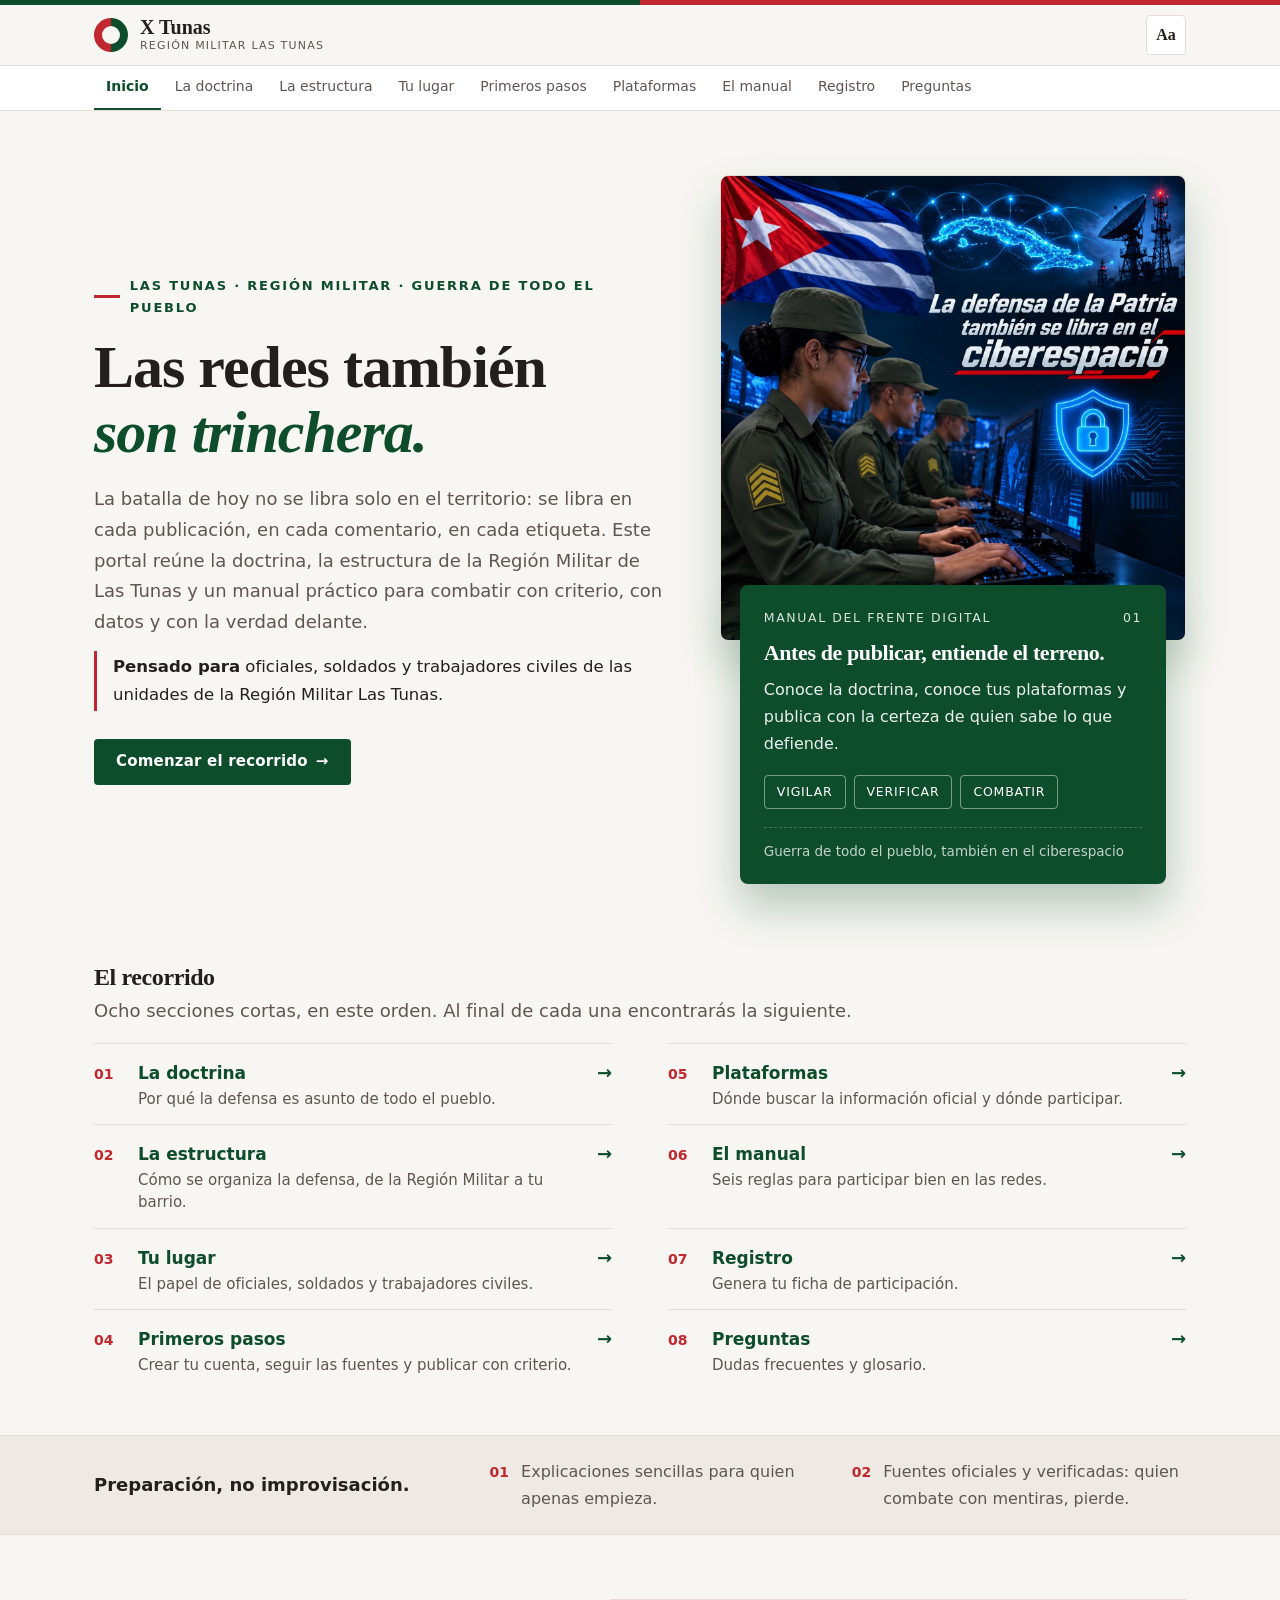
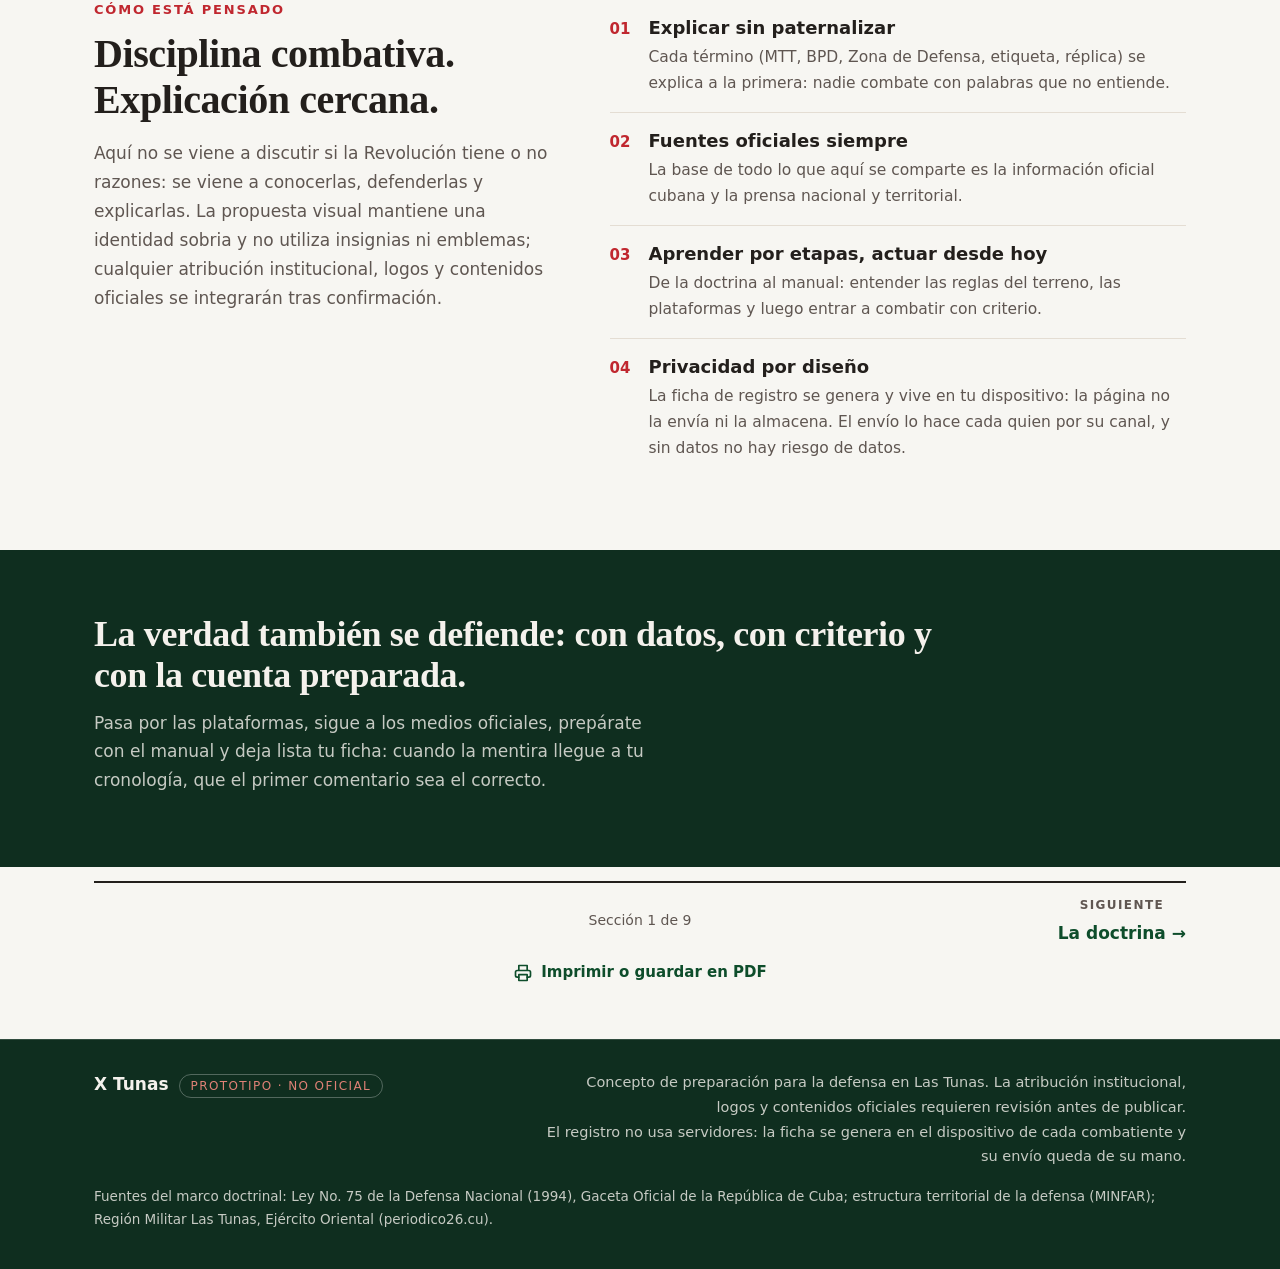
<file: index.html>
<!doctype html>
<html lang="es">
<head>
  <meta charset="utf-8">
  <meta name="viewport" content="width=device-width, initial-scale=1">
  <meta name="theme-color" content="#f7f6f2">
  <meta name="description" content="Portal de la Región Militar Las Tunas para oficiales, soldados y trabajadores civiles: cómo se organiza la defensa (MTT, Consejos de Defensa, Zonas) y una guía práctica para participar en las redes con datos y criterio.">
  <title>X Tunas — Región Militar Las Tunas</title>
  <script>try{var d=document.documentElement,t=localStorage.getItem("xt-tam"),c=localStorage.getItem("xt-contraste");if(t)d.setAttribute("data-tam",t);if(c==="1")d.setAttribute("data-contraste","alto");}catch(e){}</script>
  <style>
    :root {
      color-scheme: light;
      /* Paleta original: base blanca, verde y rojo */
      --paper: #f7f6f2;
      --ink: #231f1c;
      --muted: #5f5651;
      --soft: #eee9e2;
      --line: #e4ddd3;
      --verde: #0e4d2b;
      --verde-osc: #0f2e1f;
      --panel-verde: #145034;
      --verde-suave: #d8e0d8;
      --rojo: #c0272f;
      --rojo-brill: #df8176;
      --rojo-suave: #f2e4e0;
      --card-ink: #f4f1ec;
      --card-muted: rgba(244, 241, 236, 0.80);
      --radius: 14px;
      --sombra: 0 6px 20px rgba(35, 31, 28, 0.06);
    }
    * { box-sizing: border-box; margin: 0; padding: 0; }
    html { scroll-behavior: smooth; scroll-padding-top: 130px; }
    body { font-family: system-ui, -apple-system, 'Segoe UI', Roboto, sans-serif; background: var(--paper); color: var(--ink); font-size: 1.125rem; line-height: 1.7; }
    h1, h2, h3 { overflow-wrap: break-word; }
    h1, h2, .brand-name { font-family: Georgia, 'Times New Roman', serif; }
    a { color: inherit; }
    .wrap { width: 100%; max-width: 1140px; margin: 0 auto; padding: 0 24px; }
    :where(a, button, input, summary):focus-visible { outline: 3px solid var(--rojo); outline-offset: 3px; border-radius: 4px; }
    .salto { position: absolute; left: -999px; top: 8px; background: var(--verde); color: #fff; padding: 10px 16px; border-radius: 8px; z-index: 100; }
    .salto:focus { left: 8px; }
    .topline { height: 5px; background: linear-gradient(90deg, var(--verde) 0 50%, var(--rojo) 50% 100%); }

    /* ENCABEZADO Y NAVEGACIÓN */
    header { position: sticky; top: 0; z-index: 20; background: rgba(247, 246, 242, 0.97); border-bottom: 1px solid var(--line); }
    .nav { display: flex; align-items: center; justify-content: space-between; gap: 20px; height: 66px; }
    .brand { display: flex; align-items: center; gap: 12px; text-decoration: none; }
    .brand-mark { width: 34px; height: 34px; border-radius: 50%; background: conic-gradient(var(--verde) 0 50%, var(--rojo) 50% 100%); position: relative; flex: none; }
    .brand-mark::after { content: ''; position: absolute; inset: 8px; border-radius: 50%; background: var(--paper); }
    .brand-name { display: block; font-size: 1.25rem; font-weight: 700; line-height: 1.15; }
    .brand-sub { display: block; font-size: 0.6875rem; color: var(--muted); letter-spacing: 1.2px; text-transform: uppercase; line-height: 1.3; }
    .nav-cta { font-size: 0.9375rem; text-decoration: none; background: var(--verde); color: #fff; padding: 10px 18px; border-radius: 8px; font-weight: 700; white-space: nowrap; }
    .nav-cta:hover { background: var(--verde-osc); }
    .menu { border-top: 1px solid var(--line); background: #fff; }

    /* BASE DE SECCIONES */
    section { padding: 84px 0; }
    .alt { background: #fff; border-block: 1px solid var(--line); }
    .kicker { font-size: 0.8125rem; letter-spacing: 1.8px; text-transform: uppercase; color: var(--rojo); font-weight: 700; margin-bottom: 10px; }
    h2 { font-size: clamp(1.75rem, 3.6vw, 2.5rem); line-height: 1.15; letter-spacing: -0.4px; max-width: 24em; }
    h3 { font-size: 1.25rem; line-height: 1.3; }
    .lead { color: var(--muted); font-size: 1.1875rem; max-width: 46rem; margin-top: 16px; }
    .sec-head { margin-bottom: 40px; }

    .button { display: inline-flex; align-items: center; justify-content: center; gap: 9px; min-height: 50px; background: var(--verde); color: #fff; padding: 12px 26px; border-radius: 10px; text-decoration: none; font: inherit; font-size: 1.03125rem; font-weight: 700; border: 0; cursor: pointer; transition: transform .15s, box-shadow .15s; }
    .button:hover { transform: translateY(-2px); box-shadow: 0 10px 22px rgba(14, 77, 43, .25); }
    .button-secondary { display: inline-flex; align-items: center; justify-content: center; gap: 9px; min-height: 50px; padding: 12px 26px; border-radius: 10px; text-decoration: none; font: inherit; font-size: 1.03125rem; font-weight: 600; border: 2px solid var(--verde); color: var(--verde); background: transparent; }
    .button-secondary:hover { background: var(--verde); color: #fff; }

    /* INICIO */
    .hero { padding: 72px 0 64px; background: radial-gradient(1000px 440px at 85% -10%, rgba(14, 77, 43, .10), transparent 60%), radial-gradient(800px 400px at 5% 110%, rgba(192, 39, 47, .08), transparent 55%); }
    .hero-grid { display: grid; grid-template-columns: 1.1fr .9fr; gap: 56px; align-items: center; }
    .eyebrow { display: inline-flex; align-items: center; gap: 10px; font-size: 0.8125rem; letter-spacing: 1.8px; text-transform: uppercase; color: var(--verde); font-weight: 700; }
    .eyebrow::before { content: ''; width: 26px; height: 3px; background: var(--rojo); }
    h1 { font-size: clamp(2.375rem, 5.4vw, 3.75rem); line-height: 1.08; letter-spacing: -1px; margin: 16px 0 20px; }
    h1 em { font-style: italic; color: var(--verde); }
    .hero p.lead { margin-top: 0; }
    .hero-actions { display: flex; gap: 14px; flex-wrap: wrap; margin-top: 28px; }
    .hero-card { background: var(--verde); color: #fff; border-radius: 18px; padding: 30px 28px; box-shadow: 0 22px 44px rgba(14, 77, 43, .28); }
    .hero-card .hc-top { font-size: 0.78125rem; letter-spacing: 1.6px; text-transform: uppercase; opacity: .85; }
    .hero-card h2 { font-size: 1.625rem; margin: 12px 0 10px; color: #fff; }
    .hero-card p { font-size: 1rem; opacity: .92; }
    .hero-card .tags { display: flex; gap: 8px; flex-wrap: wrap; margin-top: 18px; }
    .tag { font-size: 0.78125rem; letter-spacing: .8px; text-transform: uppercase; border: 1px solid rgba(255, 255, 255, .45); padding: 5px 12px; border-radius: 999px; }

    .atajos { padding: 0 0 20px; margin-top: -8px; }
    .atajos h2 { font-size: 1.375rem; font-family: system-ui, sans-serif; margin-bottom: 14px; letter-spacing: 0; }
    .atajos-grid { display: grid; grid-template-columns: repeat(4, 1fr); gap: 14px; }
    .atajo { display: flex; flex-direction: column; gap: 4px; background: #fff; border: 1px solid var(--line); border-radius: var(--radius); padding: 18px 18px 16px; text-decoration: none; box-shadow: var(--sombra); transition: transform .15s, border-color .15s; }
    .atajo:hover { transform: translateY(-3px); border-color: var(--verde); }
    .atajo b { font-size: 1.0625rem; color: var(--verde); }
    .atajo span { font-size: 0.9375rem; color: var(--muted); line-height: 1.5; }
    .atajo .num { font-size: 0.8125rem; color: var(--rojo); font-weight: 700; letter-spacing: 1px; }

    /* ESTRUCTURA: diagrama */
    .diagrama { display: grid; grid-template-columns: 1fr 1fr; gap: 40px; align-items: start; }
    .escalera { list-style: none; position: relative; display: grid; gap: 0; }
    .escalera li { position: relative; padding-left: 64px; padding-bottom: 22px; }
    .escalera li:last-child { padding-bottom: 0; }
    .escalera li::before { content: ''; position: absolute; left: 21px; top: 44px; bottom: 0; width: 3px; background: var(--verde-suave); }
    .escalera li:last-child::before { display: none; }
    .escalera .nivel { position: absolute; left: 0; top: 0; width: 44px; height: 44px; border-radius: 50%; background: var(--verde); color: #fff; display: grid; place-items: center; font-weight: 700; font-size: 1.0625rem; }
    .escalera li.cercano .nivel { background: var(--rojo); }
    .escalera h3 { font-size: 1.1875rem; }
    .escalera p { font-size: 1rem; color: var(--muted); margin-top: 3px; }
    .escalera-eje { display: flex; justify-content: space-between; font-size: 0.8125rem; color: var(--muted); letter-spacing: 1px; text-transform: uppercase; margin-bottom: 16px; font-weight: 700; }
    .panel-verde { background: var(--panel-verde); color: var(--card-ink); border-radius: 18px; padding: 34px 32px; }
    .panel-verde h3 { font-size: 1.375rem; margin-bottom: 8px; }
    .panel-verde > p { color: var(--card-muted); font-size: 1.03125rem; }
    .def-lista { display: grid; gap: 12px; margin-top: 20px; }
    .def { background: rgba(255, 255, 255, .07); border: 1px solid rgba(255, 255, 255, .13); border-radius: 12px; padding: 16px 18px; }
    .def h4 { font-size: 1.0625rem; color: #fff; }
    .def h4 small { color: var(--rojo-brill); font-size: 0.875rem; font-weight: 700; margin-left: 6px; }
    .def p { font-size: 0.96875rem; color: var(--card-muted); margin-top: 4px; line-height: 1.6; }
    .nota { margin-top: 22px; font-size: 0.90625rem; color: var(--muted); }
    .nota a { color: var(--verde); }
    .base-legal { margin-top: 44px; display: grid; grid-template-columns: auto 1fr; gap: 24px; align-items: center; background: #fff; border: 1px solid var(--line); border-left: 5px solid var(--rojo); border-radius: var(--radius); padding: 24px 26px; }
    .base-legal .sello { font-family: Georgia, serif; font-size: 2.125rem; font-weight: 700; color: var(--verde); line-height: 1; text-align: center; }
    .base-legal .sello small { display: block; font-family: system-ui, sans-serif; font-size: 0.75rem; letter-spacing: 1px; text-transform: uppercase; color: var(--muted); margin-top: 6px; }
    .base-legal p { font-size: 1.03125rem; color: var(--muted); }
    .base-legal strong { color: var(--ink); }

    /* TU LUGAR */
    .roles { display: grid; grid-template-columns: repeat(3, 1fr); gap: 20px; }
    .rol { background: var(--paper); border: 1px solid var(--line); border-top: 5px solid var(--verde); border-radius: var(--radius); padding: 26px 24px; }
    .rol:nth-child(2) { border-top-color: var(--rojo); }
    .rol .icono { width: 48px; height: 48px; border-radius: 12px; background: var(--verde-suave); display: grid; place-items: center; margin-bottom: 14px; }
    .rol:nth-child(2) .icono { background: var(--rojo-suave); }
    .rol .icono svg { width: 26px; height: 26px; stroke: var(--verde); fill: none; stroke-width: 2; stroke-linecap: round; stroke-linejoin: round; }
    .rol:nth-child(2) .icono svg { stroke: var(--rojo); }
    .rol h3 { font-size: 1.375rem; margin-bottom: 6px; }
    .rol > p { font-size: 1rem; color: var(--muted); }
    .rol ul { margin: 14px 0 0 20px; font-size: 1rem; color: var(--ink); }
    .rol li { margin-bottom: 8px; }
    .aviso { display: flex; gap: 14px; margin-top: 26px; background: var(--rojo-suave); border: 1px solid #e6c9c2; border-radius: var(--radius); padding: 18px 22px; font-size: 1rem; }
    .aviso .ic { flex: none; width: 28px; height: 28px; border-radius: 50%; background: var(--rojo); color: #fff; display: grid; place-items: center; font-weight: 700; font-size: 1rem; }

    /* EMPEZAR: pasos */
    .pasos { display: grid; gap: 18px; counter-reset: paso; }
    .paso { display: grid; grid-template-columns: 64px 1fr; gap: 20px; background: #fff; border: 1px solid var(--line); border-radius: var(--radius); padding: 24px 26px; box-shadow: var(--sombra); }
    .paso::before { counter-increment: paso; content: counter(paso); width: 52px; height: 52px; border-radius: 50%; background: var(--verde); color: #fff; font-family: Georgia, serif; font-size: 1.625rem; font-weight: 700; display: grid; place-items: center; }
    .paso h3 { font-size: 1.3125rem; }
    .paso > div > p { color: var(--muted); font-size: 1.03125rem; margin-top: 4px; }
    .paso ol { margin: 12px 0 0 22px; font-size: 1.03125rem; }
    .paso li { margin-bottom: 7px; }
    .ejemplo-bloque { margin-top: 44px; }
    .ejemplo-bloque > h3 { font-size: 1.5rem; font-family: Georgia, serif; }
    .ejemplo-bloque > p { color: var(--muted); font-size: 1.0625rem; margin-top: 6px; max-width: 46rem; }
    .comparar { display: grid; grid-template-columns: 1fr 1fr; gap: 22px; margin-top: 22px; }
    .caso .etiqueta { display: inline-flex; align-items: center; gap: 8px; font-size: 0.875rem; font-weight: 700; padding: 6px 14px; border-radius: 999px; margin-bottom: 12px; }
    .caso.bien .etiqueta { background: #e4f3e8; color: #145034; }
    .caso.mal .etiqueta { background: var(--rojo-suave); color: #8d1f26; }
    .post { background: #fff; border: 1px solid #d9d3ca; border-radius: 16px; padding: 18px 20px; box-shadow: var(--sombra); }
    .post-cab { display: flex; align-items: center; gap: 12px; }
    .avatar { width: 44px; height: 44px; border-radius: 50%; background: var(--verde-suave); color: var(--verde); display: grid; place-items: center; font-weight: 700; flex: none; }
    .caso.mal .avatar { background: #ddd; color: #666; }
    .post-cab b { display: block; font-size: 1rem; line-height: 1.2; }
    .post-cab span { font-size: 0.875rem; color: var(--muted); }
    .post-texto { margin-top: 12px; font-size: 1.03125rem; line-height: 1.6; }
    .post-texto .hash { color: var(--verde); font-weight: 600; }
    .post-cita { margin-top: 12px; border: 1px solid var(--line); border-radius: 12px; padding: 10px 14px; font-size: 0.90625rem; color: var(--muted); background: var(--paper); }
    .post-cita b { color: var(--ink); }
    .post-pie { margin-top: 12px; display: flex; gap: 22px; font-size: 0.875rem; color: var(--muted); }
    .caso ul { margin: 14px 0 0 20px; font-size: 0.96875rem; color: var(--muted); }
    .caso li { margin-bottom: 4px; }
    .ficticio { margin-top: 14px; font-size: 0.875rem; color: var(--muted); font-style: italic; }

    /* FUENTES */
    .fuentes { display: grid; grid-template-columns: repeat(3, 1fr); gap: 18px; }
    .fuente { display: flex; flex-direction: column; gap: 6px; background: var(--paper); border: 1px solid var(--line); border-radius: var(--radius); padding: 22px; text-decoration: none; transition: transform .15s, border-color .15s; }
    .fuente:hover { transform: translateY(-3px); border-color: var(--verde); }
    .fuente.local { background: var(--verde-suave); border-color: rgba(14, 77, 43, .3); }
    .fuente .tipo { font-size: 0.78125rem; letter-spacing: 1.5px; text-transform: uppercase; color: var(--rojo); font-weight: 700; }
    .fuente h3 { font-size: 1.25rem; }
    .fuente p { font-size: 0.96875rem; color: var(--muted); line-height: 1.6; }
    .fuente .ir { margin-top: auto; padding-top: 8px; font-weight: 700; color: var(--verde); font-size: 0.96875rem; }

    /* MANUAL */
    .reglas { display: grid; grid-template-columns: 1fr 1fr; gap: 14px; margin-top: 26px; }
    .regla { display: flex; gap: 16px; background: rgba(255, 255, 255, .07); border: 1px solid rgba(255, 255, 255, .13); border-radius: 12px; padding: 18px 20px; }
    .regla .n { color: var(--rojo-brill); font-weight: 700; font-size: 1.25rem; font-family: Georgia, serif; flex: none; }
    .regla h3 { font-size: 1.125rem; color: #fff; margin-bottom: 4px; }
    .regla p { font-size: 0.96875rem; color: var(--card-muted); line-height: 1.6; }
    .manual-pie { margin-top: 22px; font-size: 1rem; color: var(--card-ink); border-top: 1px dashed rgba(255, 255, 255, .3); padding-top: 16px; }

    /* GLOSARIO */
    .glosario { display: grid; grid-template-columns: repeat(2, 1fr); gap: 12px 24px; margin-top: 8px; }
    .term { padding: 14px 0; border-bottom: 1px solid var(--line); }
    .term dt { font-weight: 700; color: var(--verde); font-size: 1.0625rem; }
    .term dd { font-size: 1rem; color: var(--muted); margin-top: 2px; }

    /* REGISTRO */
    .registro-panel { background: #fff; border: 1px solid var(--line); border-radius: 18px; overflow: hidden; box-shadow: 0 14px 38px rgba(35, 31, 28, .07); }
    .registro-head { background: linear-gradient(135deg, var(--verde) 0%, var(--verde-osc) 100%); color: var(--card-ink); padding: 34px 40px; }
    .registro-head .kicker { color: #f3c9c2; }
    .registro-head p { color: var(--card-muted); font-size: 1.03125rem; margin-top: 10px; max-width: 46rem; }
    .registro-body { display: grid; grid-template-columns: minmax(0, 1fr) minmax(0, .85fr); gap: 40px; padding: 36px 40px 40px; align-items: start; }
    .campo { display: grid; gap: 7px; margin-bottom: 20px; }
    .campo label { font-size: 0.9375rem; font-weight: 700; color: var(--verde); }
    .campo .hint { font-size: 0.90625rem; color: var(--muted); line-height: 1.5; }
    .campo input { font: inherit; font-size: 1.0625rem; padding: 12px 14px; min-height: 50px; border-radius: 10px; border: 2px solid #cfc8bd; background: #fff; color: var(--ink); width: 100%; }
    .campo input:focus { outline: none; border-color: var(--verde); box-shadow: 0 0 0 4px rgba(14, 77, 43, .15); }
    .estado { margin: 0 0 22px; padding: 12px 16px; border-radius: 10px; background: var(--rojo-suave); color: #7d1c1c; font-size: 0.9375rem; font-weight: 600; }
    .acciones { display: flex; gap: 12px; flex-wrap: wrap; }
    .acciones .deshabilitado { opacity: .45; cursor: not-allowed; }
    .ficha-card { background: var(--verde-osc); border-radius: 14px; padding: 24px 26px; min-width: 0; }
    .ficha-card h3 { color: var(--card-ink); font-size: 0.9375rem; letter-spacing: 1.4px; text-transform: uppercase; }
    .ficha-card .sub { color: var(--card-muted); font-size: 0.90625rem; margin: 6px 0 14px; }
    .ficha-pre { margin: 0; background: rgba(7, 17, 12, .65); border: 1px solid rgba(216, 224, 216, .18); border-radius: 10px; padding: 16px 18px; color: #d9e4d9; font-family: 'Courier New', monospace; font-size: 0.875rem; line-height: 1.7; white-space: pre-wrap; overflow-wrap: anywhere; }

    /* PREGUNTAS */
    .faq-list { display: grid; gap: 12px; max-width: 52rem; }
    .faq-list details { background: #fff; border: 1px solid var(--line); border-radius: 12px; padding: 4px 22px; }
    .faq-list summary { cursor: pointer; font-weight: 700; font-size: 1.09375rem; padding: 16px 0; min-height: 52px; }
    .faq-list details[open] summary { color: var(--verde); }
    .faq-list p { padding-bottom: 18px; color: var(--muted); font-size: 1.03125rem; }

    /* CIERRE Y PIE */
    .cierre { background: var(--verde-osc); color: var(--card-ink); padding: 60px 0; }
    .cierre-inner { display: flex; align-items: center; justify-content: space-between; gap: 32px; }
    .cierre h2 { font-size: clamp(1.625rem, 3.2vw, 2.25rem); color: var(--card-ink); }
    .cierre p { margin-top: 12px; color: var(--card-muted); font-size: 1.0625rem; max-width: 36rem; }
    .cierre .button { background: var(--rojo); }
    footer { background: var(--verde-osc); color: var(--card-muted); border-top: 1px solid rgba(255, 255, 255, .14); padding: 30px 0 38px; font-size: 0.90625rem; }
    .footer-inner { display: flex; justify-content: space-between; gap: 24px; }
    .footer-brand { color: var(--card-ink); font-size: 1.0625rem; font-weight: 700; }
    .status-label { font-size: 0.75rem; letter-spacing: 1.4px; text-transform: uppercase; color: var(--rojo-brill); border: 1px solid rgba(255, 255, 255, .28); border-radius: 999px; padding: 4px 11px; margin-left: 10px; }
    .footer-meta { max-width: 40rem; text-align: right; line-height: 1.7; }
    .footer-fuentes { margin-top: 18px; font-size: 0.84375rem; }

    @media (max-width: 960px) {
      .hero-grid, .diagrama, .registro-body { grid-template-columns: 1fr; gap: 32px; }
      .atajos-grid { grid-template-columns: repeat(2, 1fr); }
      .roles, .fuentes { grid-template-columns: 1fr 1fr; }
      .reglas, .glosario, .comparar { grid-template-columns: 1fr; }
      .cierre-inner, .footer-inner { flex-direction: column; align-items: flex-start; }
      .footer-meta { text-align: left; }
    }
    @media (max-width: 660px) {
      .ilustracion { grid-template-columns: 1fr !important; }
      body { font-size: 1.0625rem; }
      .wrap { padding: 0 18px; }
      section { padding: 52px 0; }
      .nav { height: 58px; }
      .brand-sub { font-size: 0.59375rem; }
      .nav-cta { display: none; }
      .hero { padding: 40px 0 36px; }
      .lead { font-size: 1.09375rem; }
      .hero-actions > * { flex: 1 1 100%; }
      .atajos-grid, .roles, .fuentes { grid-template-columns: 1fr; }
      .paso { grid-template-columns: 1fr; gap: 12px; padding: 20px; }
      .base-legal { grid-template-columns: 1fr; }
      .panel-verde { padding: 26px 20px; }
      .registro-head { padding: 26px 22px; }
      .registro-body { padding: 24px 22px 28px; }
      .acciones > * { width: 100%; }
      .cierre { padding: 44px 0; }
    }
    @media (prefers-reduced-motion: reduce) {
      *, *::before, *::after { scroll-behavior: auto !important; transition-duration: .01ms !important; }
    }
  
    /* ── SECCIONES SEPARADAS (pestañas) ── */
    .tab-panel.oculto { display: none !important; }
    .tab-scroll { display: flex; gap: 4px; overflow-x: auto; scrollbar-width: thin; padding-block: 6px; }
    .tab { flex: none; display: inline-flex; align-items: center; min-height: 44px; padding: 0 14px; border-radius: 8px; text-decoration: none; font-size: 0.96875rem; font-weight: 600; color: var(--muted); border-bottom: 3px solid transparent; white-space: nowrap; }
    .tab:hover { color: var(--verde); background: var(--soft); }
    .tab.activo { color: var(--verde); background: var(--verde-suave); border-bottom-color: var(--rojo); }
    section.tab-panel { padding: 64px 0 72px; }
    .recorrido-inicio, .recorrido-fin { padding-top: 14px; }
    .recorrido-inicio[hidden], .recorrido-fin[hidden], .recorrido-fin a[hidden] { display: none; }
    .volver-seccion, .recorrido-fin a { min-height: 44px; display: inline-flex; align-items: center; gap: 9px; color: var(--verde); font: inherit; font-size: 1rem; font-weight: 700; text-decoration: none; }
    .volver-seccion { border: 0; padding: 0 4px; background: transparent; cursor: pointer; }
    .recorrido-fin { margin-bottom: 40px; }
    .recorrido-fin-inner { border-top: 1px solid var(--line); padding-top: 16px; display: flex; justify-content: space-between; align-items: center; gap: 12px 20px; flex-wrap: wrap; }
    .recorrido-fin-label { color: var(--muted); font-size: 0.90625rem; }
    .recorrido-fin-links { display: flex; flex-wrap: wrap; gap: 8px 24px; }
    .recorrido-fin a:hover, .volver-seccion:hover { color: var(--rojo); }

    /* Inicio */
    .para-quien { margin: 14px 0 0; padding: 12px 16px; border-left: 4px solid var(--rojo); background: #fff; border-radius: 0 10px 10px 0; font-size: 1.03125rem; max-width: 46rem; }
    .hero-card .hc-top { display: flex; justify-content: space-between; }
    .hc-foot { margin-top: 18px; padding-top: 12px; border-top: 1px dashed rgba(255,255,255,.3); font-size: 0.84375rem; opacity: .75; }
    .intro-strip { border-block: 1px solid var(--line); background: var(--soft); }
    .strip-grid { display: grid; grid-template-columns: 1.1fr 1fr 1fr; gap: 28px; padding: 22px 24px; align-items: center; }
    .strip-lead { font-size: 1.125rem; font-weight: 700; }
    .strip-item { display: flex; gap: 12px; align-items: baseline; color: var(--muted); font-size: 1rem; }
    .strip-number { color: var(--rojo); font-weight: 700; font-size: 0.875rem; }
    .principles { display: grid; grid-template-columns: .9fr 1.1fr; gap: 44px; }
    .principles-intro h2 { margin: 6px 0 16px; }
    .principles-intro p { color: var(--muted); font-size: 1.0625rem; }
    .principle-list { display: grid; gap: 12px; }
    .principle { display: flex; gap: 18px; align-items: baseline; background: #fff; border: 1px solid var(--line); border-radius: 12px; padding: 20px 22px; }
    .principle-index { color: var(--rojo); font-weight: 700; font-size: 0.9375rem; flex: none; }
    .principle h3 { font-size: 1.125rem; margin-bottom: 4px; }
    .principle p { font-size: 0.96875rem; color: var(--muted); }
    .atajo .num { text-transform: uppercase; }

    /* Doctrina */
    .war-lead { color: var(--muted); font-size: 1.09375rem; max-width: 52rem; margin-bottom: 30px; }
    .war-grid { display: grid; grid-template-columns: repeat(3, 1fr); gap: 18px; }
    .war-card { background: #fff; border: 1px solid var(--line); border-radius: 12px; padding: 26px 24px; box-shadow: var(--sombra); }
    .war-card h3 { font-size: 1.3125rem; margin: 8px 0; }
    .war-card p { font-size: 1rem; color: var(--muted); }
    .war-kicker { font-size: 0.8125rem; letter-spacing: 1.8px; text-transform: uppercase; color: var(--verde); font-weight: 700; }
    .war-quote { margin-top: 28px; border-left: 4px solid var(--rojo); padding: 8px 0 8px 22px; font-size: 1.125rem; font-style: italic; }
    .war-quote cite { display: block; margin-top: 8px; font-size: 0.90625rem; color: var(--muted); font-style: normal; }
    .poster-panel { display: grid; grid-template-columns: 1.05fr .95fr; gap: 38px; align-items: center; margin-top: 44px; background: radial-gradient(120% 140% at 85% 0%, #143a26 0%, #0f2e1f 60%, #0b2418 100%); border-radius: 18px; padding: 44px; }
    .poster-copy h2 { color: var(--card-ink); margin-top: 12px; }
    .poster-copy p { color: var(--card-muted); font-size: 1.03125rem; margin-top: 14px; }
    .poster-copy .poster-note { font-size: 0.84375rem; color: rgba(244,241,236,.6); }
    .poster-tag { display: inline-flex; align-items: center; gap: 10px; font-size: 0.8125rem; letter-spacing: 1.8px; text-transform: uppercase; color: #f3c9c2; font-weight: 700; }
    .poster-tag::before { content: ""; width: 26px; height: 5px; border-radius: 3px; background: linear-gradient(90deg, var(--verde) 0 50%, var(--rojo) 50% 100%); }
    .poster-media { margin: 0; background: #07110c; border: 1px solid rgba(216,224,216,.16); border-radius: 14px; padding: 10px; }
    .poster-media img { display: block; width: 100%; height: auto; border-radius: 8px; }

    /* Estructura: esquema anidado */
    .anillos { margin-top: 22px; }
    .anillo { border: 2px solid rgba(255,255,255,.28); border-radius: 16px; padding: 12px 14px 14px; background: rgba(255,255,255,.05); }
    .anillo > span { display: block; font-size: 0.90625rem; font-weight: 700; letter-spacing: .4px; margin-bottom: 10px; color: #fff; }
    .anillo .anillo { margin-top: 2px; background: rgba(255,255,255,.07); }
    .anillo.a3 { border-color: var(--rojo-brill); }
    .anillo.a4 { background: var(--rojo); border-color: var(--rojo); text-align: center; padding: 14px; }
    .anillo.a4 > span { margin: 0; font-size: 1rem; }
    .anillo.a4 small { font-weight: 400; font-size: 0.84375rem; opacity: .92; }
    .panel-verde.grande { padding: 44px 40px; }
    .panel-verde h2 { color: #fff; }
    .kicker.claro { color: #f3c9c2; }
    .lead.claro { color: var(--card-muted); }

    /* Pasos */
    .paso { grid-template-columns: 64px 1fr; }
    .pasos-details { margin-top: 12px; border-top: 1px dashed var(--line); padding-top: 4px; }
    .pasos-details summary { cursor: pointer; font-weight: 700; color: var(--verde); font-size: 1rem; min-height: 44px; display: flex; align-items: center; }
    .pasos-details ol { margin: 6px 0 0 22px; }

    /* Plataformas / manual / registro / preguntas */
    .fuente .tipo { font-size: 0.78125rem; }
    .registro-head h2 { color: #fff; max-width: 24em; }
    .faq { }
    .glosario-bloque { margin-top: 60px; }
    .h2-menor { font-size: clamp(1.5rem, 3vw, 2rem); }
    .glosario { display: grid; grid-template-columns: repeat(2, 1fr); gap: 0 28px; margin-top: 10px; }
    .footer-sources { font-size: 0.84375rem; margin-top: 16px; }

    @media (max-width: 960px) {
      .war-grid { grid-template-columns: 1fr 1fr; }
      .poster-panel, .principles { grid-template-columns: 1fr; }
      .strip-grid { grid-template-columns: 1fr; gap: 10px; }
    }
    @media (max-width: 660px) {
      .war-grid { grid-template-columns: 1fr; }
      .poster-panel { padding: 26px 20px; gap: 20px; margin-top: 30px; }
      section.tab-panel { padding: 40px 0 48px; }
      .glosario { grid-template-columns: 1fr; }
      .panel-verde.grande { padding: 28px 20px; }
      .tab-scroll { padding-right: 18px; }
    }

    /* Aviso de suspensiones */
    .repetido { margin-top: 12px; display: inline-block; background: var(--rojo-suave); color: #8d1f26; border: 1px solid #e6c9c2; border-radius: 8px; padding: 5px 12px; font-size: 0.875rem; font-weight: 700; }
    .baneo { margin-top: 38px; background: #fff; border: 1px solid var(--line); border-left: 5px solid var(--rojo); border-radius: var(--radius); padding: 28px 28px 24px; box-shadow: var(--sombra); }
    .baneo > h3 { font-family: Georgia, serif; font-size: 1.5rem; }
    .baneo-intro { margin-top: 10px; font-size: 1.0625rem; color: var(--ink); max-width: 52rem; }
    .banderas { display: grid; grid-template-columns: 1fr 1fr; gap: 18px; margin-top: 20px; }
    .bandera { border-radius: 12px; padding: 18px 20px; }
    .bandera.roja { background: var(--rojo-suave); border: 1px solid #e6c9c2; }
    .bandera.verde { background: #e4f3e8; border: 1px solid #bcdcc6; }
    .bandera h4 { font-size: 1.03125rem; margin-bottom: 8px; }
    .bandera.roja h4 { color: #8d1f26; }
    .bandera.verde h4 { color: var(--panel-verde); }
    .bandera ul { margin-left: 20px; font-size: 1rem; }
    .bandera li { margin-bottom: 7px; }
    .baneo-pie { margin-top: 20px; padding-top: 16px; border-top: 1px dashed var(--line); font-size: 1rem; color: var(--muted); }
    .baneo-pie strong { color: var(--ink); }
    .nota-paso { margin-top: 10px; padding: 12px 14px; background: var(--rojo-suave); border: 1px solid #e6c9c2; border-radius: 10px; font-size: 1rem; }
    .nota-paso a { color: var(--verde); font-weight: 700; }
    .baneo-pie + .baneo-pie { margin-top: 12px; padding-top: 12px; }
    @media (max-width: 660px) { .banderas { grid-template-columns: 1fr; } .baneo { padding: 22px 18px; } }

    /* ═════ MEJORAS VISUALES ═════ */
    @keyframes aparecer { from { opacity: 0; transform: translateY(6px); } to { opacity: 1; transform: none; } }
    .tab-panel:not(.oculto) { animation: aparecer .28s ease; }

    /* Controles de lectura y progreso */
    .controles { display: flex; gap: 6px; margin-left: auto; }
    .controles button { min-height: 40px; min-width: 44px; padding: 0 10px; border: 1.5px solid var(--verde); background: #fff; color: var(--verde); border-radius: 8px; font: inherit; font-size: 0.90625rem; font-weight: 700; cursor: pointer; }
    .controles button:hover:not(:disabled), .controles button[aria-pressed="true"] { background: var(--verde); color: #fff; }
    .controles button:disabled { opacity: .4; cursor: not-allowed; }
    .nav-cta { margin-left: 0; }
    .progreso { height: 3px; background: var(--line); }
    .progreso span { display: block; height: 100%; width: 0; background: linear-gradient(90deg, var(--verde), var(--rojo)); transition: width .3s; }

    /* Iconos */
    .i { width: 26px; height: 26px; stroke: currentColor; fill: none; stroke-width: 2; stroke-linecap: round; stroke-linejoin: round; flex: none; }
    .ico { width: 48px; height: 48px; border-radius: 12px; background: var(--verde-suave); color: var(--verde); display: grid; place-items: center; margin-bottom: 12px; }
    .fuente .ico { margin-bottom: 6px; }
    .fuente.local .ico { background: #fff; }
    .regla .n { width: 42px; height: 42px; border-radius: 10px; background: rgba(255,255,255,.12); color: #f3c9c2; display: grid; place-items: center; }

    /* Resumen «En una frase» */
    .resumen { margin-top: 22px; display: flex; gap: 14px; align-items: baseline; background: #fff; border: 1px solid var(--line); border-left: 5px solid var(--verde); border-radius: 0 12px 12px 0; padding: 12px 18px; font-size: 1.0625rem; max-width: 46rem; }
    .resumen b { flex: none; font-size: 0.78125rem; letter-spacing: 1.4px; text-transform: uppercase; color: var(--verde); }
    .resumen.oscuro { background: rgba(255,255,255,.08); border-color: rgba(255,255,255,.2); border-left-color: var(--rojo-brill); color: var(--card-ink); }
    .resumen.oscuro b { color: #f3c9c2; }

    /* Inicio con ilustración */
    .hero-visual { position: relative; }
    .hero-img { margin: 0; }
    .hero-img img { display: block; width: 100%; height: auto; aspect-ratio: 1 / 1; object-fit: cover; border-radius: 18px; border: 1px solid var(--line); box-shadow: 0 22px 44px rgba(14, 77, 43, .22); }
    .hero-visual .hero-card { position: relative; margin: -56px 20px 0; padding: 22px 24px; }
    .hero-visual .hero-card h2 { font-size: 1.375rem; }

    /* Esquema interactivo */
    .ver-anillo { background: none; border: 0; padding: 0; font: inherit; color: inherit; text-align: left; cursor: pointer; }
    .ver-anillo::after { content: ' ›'; color: var(--rojo); font-weight: 700; }
    .ver-anillo:hover { color: var(--verde); text-decoration: underline; }
    .escalera li.sel .nivel { box-shadow: 0 0 0 4px var(--verde-suave); }
    .escalera li.cercano.sel .nivel { box-shadow: 0 0 0 4px var(--rojo-suave); }
    .anillo.a0 { border-color: rgba(255,255,255,.2); background: rgba(255,255,255,.03); }
    .anillo { transition: background .2s, box-shadow .2s, border-color .2s; }
    .anillo.sel { border-color: #fff; background: rgba(255,255,255,.2); box-shadow: 0 0 0 3px rgba(255,255,255,.45); }
    .anillo.a4.sel { background: #e0434b; }

    /* Maqueta de teléfono */
    .pasos-layout { display: grid; grid-template-columns: minmax(0, 1fr) 290px; gap: 32px; align-items: start; }
    .telefono-col { position: sticky; top: 150px; }
    .telefono { width: 270px; margin: 0 auto; background: #1c1816; border-radius: 34px; padding: 12px; box-shadow: 0 24px 46px rgba(35, 31, 28, .25); }
    .tel-notch { width: 80px; height: 8px; border-radius: 6px; background: #3a3430; margin: 4px auto 10px; }
    .tel-pantalla { background: #fff; border-radius: 24px; padding: 18px 14px 14px; display: grid; gap: 14px; }
    .tel-bloque { position: relative; border: 1px solid var(--line); border-radius: 12px; padding: 10px 12px; }
    .marca { position: absolute; top: -10px; right: -6px; width: 24px; height: 24px; border-radius: 50%; background: var(--rojo); color: #fff; font-style: normal; font-weight: 700; font-size: 0.8125rem; display: grid; place-items: center; }
    .tel-tit { font-size: 0.75rem; font-weight: 700; color: var(--verde); text-transform: uppercase; letter-spacing: 1px; margin-bottom: 4px; }
    .tel-sigue { list-style: none; font-size: 0.90625rem; }
    .tel-sigue li { display: flex; justify-content: space-between; gap: 8px; padding: 5px 0; border-bottom: 1px solid var(--line); }
    .tel-sigue li:last-child { border: 0; }
    .tel-sigue em { font-style: normal; color: var(--verde); font-size: 0.75rem; font-weight: 700; }
    .tel-post { font-size: 0.90625rem; line-height: 1.5; }
    .telefono-col .ficticio { text-align: center; }

    /* Imprimir */
    .imprimir { min-height: 44px; display: inline-flex; align-items: center; gap: 8px; background: none; border: 0; color: var(--verde); font: inherit; font-size: 1rem; font-weight: 700; cursor: pointer; }
    .imprimir .i { width: 20px; height: 20px; }
    .imprimir:hover { color: var(--rojo); }
    .solo-imprimir { display: none; }

    /* Tamaño de letra y contraste (preferencias del lector) */
    html[data-tam="1"] { font-size: 112.5%; }
    html[data-tam="2"] { font-size: 125%; }
    html[data-tam="3"] { font-size: 137.5%; }
    html[data-contraste="alto"] { --paper: #fff; --ink: #000; --muted: #1f1a17; --soft: #ececec; --line: #8a817a; --verde: #0a3d22; --verde-osc: #08210f; --panel-verde: #0c3a23; --rojo: #9d121a; --card-muted: #fff; --verde-suave: #cfdccf; --rojo-suave: #f6dcd6; }
    html[data-contraste="alto"] :is(.war-card, .fuente, .rol, .paso, .post, .principle, .faq-list details, .atajo, .baneo, .resumen, .term) { border-color: #2b2522; }
    html[data-contraste="alto"] .tab { color: #000; }
    html[data-contraste="alto"] .tab.activo { outline: 2px solid #000; }

    @media (max-width: 960px) {
      .pasos-layout { grid-template-columns: 1fr; }
      .telefono-col { position: static; }
      .hero-visual .hero-card { margin: -40px 14px 0; }
    }
    @media (max-width: 660px) {
      .resumen { flex-direction: column; gap: 4px; }
      .controles { gap: 4px; }
      .controles button { min-width: 40px; padding: 0 8px; font-size: 0.84375rem; }
      .brand-sub { display: none; }
      .nav { gap: 10px; }
    }
    @media (max-width: 380px) { .controles button#btn-contraste { font-size: 0.75rem; padding: 0 6px; } .brand-name { font-size: 1.0625rem; } }


    /* ═════ REFINAMIENTO: un solo hilo, botones sobrios, menos cajas ═════ */
    :root { --radius: 6px; --sombra: none; }

    /* Botones: planos y de esquinas discretas */
    .button, .button-secondary { min-height: 44px; padding: 10px 22px; border-radius: 4px; font-size: .9375rem; letter-spacing: .2px; gap: 8px; }
    .button:hover { transform: none; box-shadow: none; background: var(--verde-osc); }
    .button-secondary { border-width: 1.5px; }
    .controles button { min-height: 36px; min-width: 38px; padding: 0 10px; border: 1px solid var(--line); border-radius: 4px; background: transparent; color: var(--ink); font-size: .8125rem; font-weight: 600; }
    .controles button:hover:not(:disabled), .controles button[aria-pressed="true"] { background: var(--verde); border-color: var(--verde); color: #fff; }
    .tab { border-radius: 4px; }
    .imprimir { font-size: .9375rem; font-weight: 600; }

    /* Recorrido de inicio (lista numerada, sin tarjetas) */
    section.ruta-sec { padding: 8px 0 44px; }
    .ruta-sec h2 { font-size: 1.5rem; }
    .ruta-sec .sub { color: var(--muted); margin-top: 4px; }
    .ruta { list-style: none; display: grid; grid-template-columns: 1fr 1fr; grid-template-rows: repeat(4, auto); grid-auto-flow: column; gap: 0 56px; margin-top: 16px; }
    .ruta li { border-top: 1px solid var(--line); }
    .ruta a { display: grid; grid-template-columns: 36px 1fr auto; gap: 8px; align-items: baseline; padding: 14px 0; text-decoration: none; }
    .ruta .n { color: var(--rojo); font-weight: 700; font-size: .875rem; }
    .ruta b { display: block; color: var(--verde); font-size: 1.0625rem; }
    .ruta small { display: block; color: var(--muted); font-size: .9375rem; line-height: 1.5; }
    .ruta .go { color: var(--verde); font-weight: 700; }
    .ruta a:hover b { text-decoration: underline; }

    /* Pie de sección: Anterior · Sección N de 9 · Siguiente */
    .recorrido-fin { margin-bottom: 44px; }
    .rf-grid { border-top: 2px solid var(--ink); padding-top: 14px; display: grid; grid-template-columns: 1fr auto 1fr; align-items: center; gap: 12px; }
    .recorrido-fin .rf-prev, .recorrido-fin .rf-next { display: flex; flex-direction: column; justify-content: center; min-height: 48px; text-decoration: none; color: var(--verde); font-weight: 700; font-size: 1.0625rem; line-height: 1.3; }
    .recorrido-fin .rf-prev { justify-self: start; }
    .recorrido-fin .rf-next { justify-self: end; text-align: right; }
    .rf-prev small, .rf-next small { font-size: .75rem; letter-spacing: 1.4px; text-transform: uppercase; color: var(--muted); font-weight: 600; }
    .recorrido-fin .rf-prev:hover, .recorrido-fin .rf-next:hover { color: var(--rojo); }
    .rf-prev[hidden] { display: none; }
    .recorrido-fin-label { font-size: .875rem; color: var(--muted); text-align: center; }
    .rf-extra { margin-top: 6px; display: flex; gap: 8px 24px; justify-content: center; flex-wrap: wrap; align-items: center; }
    .rf-extra a { min-height: 44px; display: inline-flex; align-items: center; gap: 8px; color: var(--verde); font-weight: 600; font-size: .9375rem; text-decoration: none; }
    .rf-extra a[hidden] { display: none; }

    /* Menos cajas: el texto corrido pasa a listas con líneas */
    .resumen, .para-quien { background: none; border: 0; border-left: 3px solid var(--verde); border-radius: 0; padding: 2px 0 2px 16px; }
    .para-quien { border-left-color: var(--rojo); }
    .war-card { background: none; border: 0; border-top: 3px solid var(--verde); border-radius: 0; box-shadow: none; padding: 18px 4px 0 0; }
    .principle { background: none; border: 0; border-top: 1px solid var(--line); border-radius: 0; padding: 16px 0; }
    .principle-list { gap: 0; }
    .regla { background: none; border: 0; border-top: 1px solid rgba(255,255,255,.22); border-radius: 0; padding: 16px 0; }
    .reglas { gap: 0 44px; }
    .regla .n { background: none; width: auto; height: auto; display: block; }
    .pasos { gap: 0; }
    .paso { background: none; border: 0; border-top: 1px solid var(--line); border-radius: 0; box-shadow: none; padding: 22px 0; grid-template-columns: 46px 1fr; }
    .paso:last-child { border-bottom: 1px solid var(--line); }
    .paso::before { width: auto; height: auto; background: none; color: var(--rojo); border-radius: 0; font-size: 2rem; display: block; line-height: 1.1; }
    .rol { background: none; border: 0; border-top: 4px solid var(--verde); border-radius: 0; padding: 18px 4px 0 0; }
    .rol:nth-child(2) { border-top-color: var(--rojo); }
    .fuentes { grid-template-columns: 1fr 1fr; gap: 0 48px; }
    .fuente { background: none; border: 0; border-top: 1px solid var(--line); border-radius: 0; padding: 18px 0; }
    .fuente:hover { transform: none; }
    .fuente:hover h3 { text-decoration: underline; }
    .fuente.local { background: none; }
    .fuente.local .ico { background: var(--verde-suave); }
    .faq-list { gap: 0; }
    .faq-list details { background: none; border: 0; border-bottom: 1px solid var(--line); border-radius: 0; padding: 0; }
    .faq-list details:first-child { border-top: 1px solid var(--line); }
    .baneo { background: none; border: 0; border-left: 4px solid var(--rojo); border-radius: 0; box-shadow: none; padding: 2px 0 2px 22px; }
    .bandera { background: none; border: 0; border-top: 3px solid; border-radius: 0; padding: 12px 0 0; }
    .bandera.roja { border-top-color: var(--rojo); }
    .bandera.verde { border-top-color: var(--verde); }
    .nota-paso { background: none; border: 0; border-left: 3px solid var(--rojo); border-radius: 0; padding: 2px 0 2px 14px; }
    .term { border-bottom: 1px solid var(--line); }

    /* Lo que sí es caja (aplicación, formulario, aviso) con esquinas discretas */
    .ico { border-radius: 6px; }
    .escalera .nivel { border-radius: 6px; }
    .hero-card, .hero-img img, .panel-verde, .poster-panel, .poster-media, .poster-media img, .registro-panel, .ficha-card, .ficha-pre, .aviso { border-radius: 8px; }
    .campo input { border-radius: 6px; }
    .anillo { border-radius: 8px; }
    .tag { border-radius: 4px; }
    .caso .etiqueta, .repetido { border-radius: 4px; }
    .post, .post-cita { border-radius: 10px; }
    .tel-bloque { border-radius: 8px; }

    .bandera.roja, .bandera.verde { background: none; border: 0; border-top: 3px solid; border-radius: 0; padding: 12px 0 0; }
    .bandera.roja { border-top-color: var(--rojo); }
    .bandera.verde { border-top-color: var(--verde); }
    .recorrido-fin .rf-prev { grid-column: 1; }
    .recorrido-fin-label { grid-column: 2; }
    .recorrido-fin .rf-next { grid-column: 3; }
    @media (max-width: 960px) {
      .fuentes { grid-template-columns: 1fr; }
      .ruta { grid-template-columns: 1fr; grid-template-rows: none; grid-auto-flow: row; }
    }
    @media (max-width: 660px) {
      .rf-grid { grid-template-columns: 1fr 1fr; }
      .recorrido-fin .rf-prev { grid-column: 1; grid-row: 1; }
      .recorrido-fin .rf-next { grid-column: 2; grid-row: 1; }
      .recorrido-fin-label { grid-column: 1 / -1; grid-row: 2; }
      .paso { grid-template-columns: 1fr; gap: 4px; }
    }


    /* ═════ ENCABEZADO COMPACTO, PESTAÑAS PLANAS, TIPOGRAFÍA ═════ */
    #cabecera { transition: transform .25s ease; }
    .progreso { position: fixed; top: 0; left: 0; right: 0; height: 3px; background: transparent; z-index: 40; }
    .progreso span { background: var(--verde); }
    .nav { height: 60px; gap: 12px; }
    .acciones-cab { display: flex; align-items: center; gap: 8px; margin-left: auto; min-width: 0; }
    .btn-secciones { display: none; align-items: center; gap: 8px; min-height: 40px; max-width: 58vw; padding: 0 12px; border: 1px solid var(--line); border-radius: 4px; background: #fff; color: var(--ink); font: inherit; font-size: .875rem; font-weight: 600; cursor: pointer; }
    .btn-secciones span { overflow: hidden; text-overflow: ellipsis; white-space: nowrap; }
    .btn-secciones .i { width: 14px; height: 14px; stroke-width: 2.5; transition: transform .2s; }
    .btn-secciones[aria-expanded="true"] .i { transform: rotate(180deg); }
    .lectura { position: relative; flex: none; }
    .btn-aa { min-width: 40px; min-height: 40px; padding: 0 8px; border: 1px solid var(--line); border-radius: 4px; background: #fff; color: var(--ink); font-family: Georgia, serif; font-size: 1rem; font-weight: 700; cursor: pointer; }
    .btn-aa:hover, .btn-aa[aria-expanded="true"] { border-color: var(--verde); color: var(--verde); }
    .panel-lectura { position: absolute; right: 0; top: calc(100% + 8px); z-index: 30; min-width: 268px; background: #fff; border: 1px solid var(--line); border-radius: 6px; padding: 14px; box-shadow: 0 10px 28px rgba(35, 31, 28, .14); display: grid; gap: 12px; }
    .panel-lectura[hidden] { display: none; }
    .panel-lectura .fila { display: flex; align-items: center; justify-content: space-between; gap: 14px; font-size: .9375rem; }
    .panel-lectura .par { display: flex; gap: 6px; }
    .panel-lectura .fila > span:first-child { white-space: nowrap; }
    .panel-lectura button { min-height: 40px; min-width: 44px; padding: 0 10px; border: 1px solid var(--line); border-radius: 4px; background: #fff; color: var(--ink); font: inherit; font-size: .875rem; font-weight: 700; cursor: pointer; }
    .panel-lectura button:disabled { opacity: .4; cursor: not-allowed; }
    .panel-lectura button:hover:not(:disabled) { border-color: var(--verde); color: var(--verde); }
    .panel-lectura #btn-contraste[aria-pressed="true"] { background: var(--verde); border-color: var(--verde); color: #fff; }

    /* Pestañas planas: texto y una línea bajo la sección activa */
    .menu { background: #fff; border-top: 1px solid var(--line); }
    .tab-scroll { counter-reset: sec; padding-block: 0; gap: 2px; }
    .tab { border-radius: 0; background: none; border-bottom: 2px solid transparent; padding: 0 12px; font-size: .875rem; font-weight: 500; color: var(--muted); }
    .tab::before { counter-increment: sec; content: counter(sec, decimal-leading-zero); display: none; }
    .tab:hover { background: none; color: var(--verde); border-bottom-color: var(--line); }
    .tab.activo { background: none; color: var(--verde); font-weight: 700; border-bottom-color: var(--verde); }

    /* Tipografía y color */
    .lead, .war-lead, .baneo-intro { max-width: 62ch; }
    .lead { font-size: 1.125rem; }
    .hero { background: none; }
    .rol:nth-child(2) { border-top-color: var(--verde); }
    .rol:nth-child(2) .icono { background: var(--verde-suave); }
    .rol:nth-child(2) .icono svg { stroke: var(--verde); }
    .escalera li.cercano .nivel { background: var(--verde-osc); }

    @media (max-width: 800px) {
      .btn-secciones { display: inline-flex; }
      .menu { display: none; position: absolute; left: 0; right: 0; top: 100%; border-top: 0; border-bottom: 1px solid var(--line); box-shadow: 0 16px 28px rgba(35, 31, 28, .14); max-height: calc(100vh - 64px); overflow-y: auto; }
      .menu.abierto { display: block; }
      .tab-scroll { flex-direction: column; overflow: visible; gap: 0; padding-block: 4px 8px; }
      .tab { width: 100%; min-height: 50px; gap: 14px; padding: 0; border-bottom: 1px solid var(--line); font-size: 1rem; font-weight: 500; color: var(--ink); }
      .tab::before { display: inline; width: 24px; color: var(--rojo); font-size: .8125rem; font-weight: 700; }
      .tab:last-child { border-bottom: 0; }
      .tab.activo { color: var(--verde); font-weight: 700; border-bottom-color: var(--line); box-shadow: inset 3px 0 0 var(--verde); padding-left: 12px; }
      .tab.activo::before { color: var(--verde); }
      #cabecera.cab-oculta { transform: translateY(-100%); }
    }
    @media (max-width: 660px) {
      .nav { height: 56px; }
      .brand-name { font-size: 1.125rem; }
      .brand-mark { width: 28px; height: 28px; }
      .brand-mark::after { inset: 6px; }
      .lead { font-size: 1.0625rem; }
      section.tab-panel { padding: 36px 0 44px; }
      .hero { padding: 24px 0 28px; }
      h1 { font-size: clamp(2rem, 9vw, 2.4rem); margin: 10px 0 12px; }
      .eyebrow { font-size: .6875rem; letter-spacing: 1.2px; gap: 8px; }
      .eyebrow::before { width: 18px; }
      .hero .lead { font-size: 1rem; line-height: 1.65; }
      .para-quien { font-size: 1rem; margin-top: 12px; }
      .hero-visual .hero-card { display: none; }
      .hero-img img { aspect-ratio: 16 / 11; object-position: center 30%; }
      .hero-actions { margin-top: 18px; }
    }
    @media (max-width: 360px) { .brand-name { display: none; } }

    @media print {
      @page { margin: 16mm; }
      * { background: transparent !important; color: #000 !important; box-shadow: none !important; animation: none !important; }
      header, .recorrido-inicio, .recorrido-fin, footer, .salto, .topline, .progreso, .controles, .lectura { display: none !important; }
      .solo-imprimir { display: block; font-weight: 700; border-bottom: 2px solid #000; padding-bottom: 6px; margin-bottom: 14px; font-size: 11pt; }
      body { font-size: 12pt; line-height: 1.5; }
      section.tab-panel, .hero { padding: 0 0 14px; }
      .wrap { max-width: none; padding: 0; }
      :is(.war-card, .fuente, .rol, .paso, .post, .baneo, .registro-panel, .poster-panel, .panel-verde, .regla, .resumen, .principle, .tel-bloque, .atajo) { border: 1px solid #000 !important; break-inside: avoid; }
      .telefono { border: 1px solid #000; }
      .telefono-col { position: static; }
      .tab-panel.atajos, .cierre { display: none !important; }
      a { text-decoration: none; }
      details > * { display: block; }
    }
  </style>
</head>
<body>
  <svg width="0" height="0" style="position:absolute" aria-hidden="true" focusable="false">
    <defs>
      <symbol id="i-ley" viewBox="0 0 24 24"><path d="M7 3h8l4 4v14H7z"/><path d="M15 3v4h4M10 12h6M10 16h6"/></symbol>
      <symbol id="i-pueblo" viewBox="0 0 24 24"><circle cx="9" cy="8" r="3.2"/><path d="M3 20c0-3.3 2.7-6 6-6s6 2.7 6 6"/><path d="M16 5.5a3 3 0 010 5.6M18 14.5c1.9.8 3 2.7 3 5.5"/></symbol>
      <symbol id="i-senal" viewBox="0 0 24 24"><path d="M4 9v6h3l6 4V5L7 9z"/><path d="M16 9a4 4 0 010 6"/></symbol>
      <symbol id="i-periodico" viewBox="0 0 24 24"><rect x="4" y="5" width="16" height="14" rx="2"/><path d="M8 9h8M8 13h8M8 16h5"/></symbol>
      <symbol id="i-chat" viewBox="0 0 24 24"><path d="M4 5h16v11H9l-5 4z"/></symbol>
      <symbol id="i-video" viewBox="0 0 24 24"><rect x="3" y="6" width="18" height="12" rx="3"/><path d="M10 9.5v5l4.5-2.5z"/></symbol>
      <symbol id="i-lupa" viewBox="0 0 24 24"><circle cx="11" cy="11" r="6"/><path d="M16 16l4 4"/></symbol>
      <symbol id="i-ojo" viewBox="0 0 24 24"><path d="M2 12s4-7 10-7 10 7 10 7-4 7-10 7S2 12 2 12z"/><circle cx="12" cy="12" r="3"/></symbol>
      <symbol id="i-escudo" viewBox="0 0 24 24"><path d="M12 3l7 3v5c0 4.5-3 8-7 10-4-2-7-5.5-7-10V6z"/><path d="M9 12l2 2 4-4"/></symbol>
      <symbol id="i-datos" viewBox="0 0 24 24"><path d="M4 20V11M10 20V4M16 20v-8M2 20h20"/></symbol>
      <symbol id="i-bandera" viewBox="0 0 24 24"><path d="M5 21V4M5 4h11l-2 4 2 4H5"/></symbol>
      <symbol id="i-candado" viewBox="0 0 24 24"><rect x="5" y="11" width="14" height="10" rx="2"/><path d="M8 11V8a4 4 0 018 0v3"/></symbol>
      <symbol id="i-impresora" viewBox="0 0 24 24"><path d="M7 9V3h10v6M7 17H5a2 2 0 01-2-2v-4a2 2 0 012-2h14a2 2 0 012 2v4a2 2 0 01-2 2h-2"/><rect x="7" y="14" width="10" height="7"/></symbol>
    </defs>
  </svg>
  <a class="salto" href="#contenido">Saltar al contenido</a>
  <div class="topline" aria-hidden="true"></div>

  <div class="progreso" aria-hidden="true"><span id="progreso-barra"></span></div>
  <header id="cabecera">
    <div class="nav wrap">
      <a class="brand" href="#inicio-tab" aria-label="X Tunas, inicio">
        <span class="brand-mark" aria-hidden="true"></span>
        <span><span class="brand-name">X Tunas</span><span class="brand-sub">Región Militar Las Tunas</span></span>
      </a>
      <div class="acciones-cab">
        <button type="button" class="btn-secciones" id="btn-secciones" aria-expanded="false" aria-controls="tabbar"><span id="secciones-actual">1 · Inicio</span><svg class="i" viewBox="0 0 24 24" aria-hidden="true"><path d="M6 9l6 6 6-6"/></svg></button>
        <div class="lectura">
          <button type="button" class="btn-aa" id="btn-aa" aria-expanded="false" aria-controls="panel-lectura" aria-label="Opciones de lectura: tamaño de letra y contraste">Aa</button>
          <div class="panel-lectura" id="panel-lectura" role="group" aria-label="Opciones de lectura" hidden>
            <div class="fila"><span>Tamaño de letra</span><span class="par"><button type="button" id="btn-menos" aria-label="Reducir el tamaño de la letra">A−</button><button type="button" id="btn-mas" aria-label="Aumentar el tamaño de la letra">A+</button></span></div>
            <div class="fila"><span>Alto contraste</span><button type="button" id="btn-contraste" aria-pressed="false">Activar</button></div>
          </div>
        </div>
      </div>
    </div>
    <nav class="menu" id="tabbar" aria-label="Secciones del portal">
      <div class="tab-scroll wrap">
        <a class="tab" href="#inicio-tab" data-tab="inicio">Inicio</a>
        <a class="tab" href="#guerra-tab" data-tab="guerra">La doctrina</a>
        <a class="tab" href="#estructura-tab" data-tab="estructura">La estructura</a>
        <a class="tab" href="#lugar-tab" data-tab="lugar">Tu lugar</a>
        <a class="tab" href="#pasos-tab" data-tab="pasos">Primeros pasos</a>
        <a class="tab" href="#plataformas-tab" data-tab="plataformas">Plataformas</a>
        <a class="tab" href="#manual-tab" data-tab="manual">El manual</a>
        <a class="tab" href="#registro-tab" data-tab="registro">Registro</a>
        <a class="tab" href="#preguntas-tab" data-tab="preguntas">Preguntas</a>
      </div>
    </nav>
  </header>

  <main id="contenido">
    <div class="solo-imprimir">X Tunas · Región Militar Las Tunas — Portal de preparación para la defensa</div>
    <nav class="recorrido-inicio wrap" id="recorrido-inicio" aria-label="Regresar a la sección anterior" hidden>
      <button class="volver-seccion" id="volver-seccion" type="button"><span aria-hidden="true">←</span> <span id="volver-texto">Volver</span></button>
    </nav>

    <!-- ═════════ INICIO ═════════ -->
    <section class="hero tab-panel" id="inicio">
      <div class="hero-grid wrap">
        <div>
          <div class="eyebrow">Las Tunas · Región Militar · Guerra de todo el pueblo</div>
          <h1>Las redes también<br><em>son trinchera.</em></h1>
          <p class="lead">La batalla de hoy no se libra solo en el territorio: se libra en cada publicación, en cada comentario, en cada etiqueta. Este portal reúne la doctrina, la estructura de la Región Militar de Las Tunas y un manual práctico para combatir con criterio, con datos y con la verdad delante.</p>
          <p class="para-quien"><strong>Pensado para</strong> oficiales, soldados y trabajadores civiles de las unidades de la Región Militar Las Tunas.</p>
          <div class="hero-actions">
            <a class="button" href="#guerra-tab">Comenzar el recorrido <span aria-hidden="true">→</span></a>
          </div>
        </div>
        <div class="hero-visual">
        <figure class="hero-img"><img src="img/ciberdefensa.jpg" width="1400" height="1400" alt="Ilustración conceptual del frente digital: soldados cubanos en un centro de ciberdefensa, con el mapa de Cuba y la bandera nacional." fetchpriority="high"></figure>
        <article class="hero-card">
          <div class="hc-top"><span>Manual del frente digital</span><span>01</span></div>
          <h2>Antes de publicar, entiende el terreno.</h2>
          <p>Conoce la doctrina, conoce tus plataformas y publica con la certeza de quien sabe lo que defiende.</p>
          <div class="tags"><span class="tag">Vigilar</span><span class="tag">Verificar</span><span class="tag">Combatir</span></div>
          <div class="hc-foot">Guerra de todo el pueblo, también en el ciberespacio</div>
        </article>
        </div>
      </div>
    </section>

    <section class="ruta-sec tab-panel" data-tras-registro aria-labelledby="ruta-t">
      <div class="wrap">
        <h2 id="ruta-t">El recorrido</h2>
        <p class="sub">Ocho secciones cortas, en este orden. Al final de cada una encontrarás la siguiente.</p>
        <ol class="ruta">
          <li><a href="#guerra-tab"><span class="n">01</span><span class="t"><b>La doctrina</b><small>Por qué la defensa es asunto de todo el pueblo.</small></span><span class="go" aria-hidden="true">→</span></a></li>
          <li><a href="#estructura-tab"><span class="n">02</span><span class="t"><b>La estructura</b><small>Cómo se organiza la defensa, de la Región Militar a tu barrio.</small></span><span class="go" aria-hidden="true">→</span></a></li>
          <li><a href="#lugar-tab"><span class="n">03</span><span class="t"><b>Tu lugar</b><small>El papel de oficiales, soldados y trabajadores civiles.</small></span><span class="go" aria-hidden="true">→</span></a></li>
          <li><a href="#pasos-tab"><span class="n">04</span><span class="t"><b>Primeros pasos</b><small>Crear tu cuenta, seguir las fuentes y publicar con criterio.</small></span><span class="go" aria-hidden="true">→</span></a></li>
          <li><a href="#plataformas-tab"><span class="n">05</span><span class="t"><b>Plataformas</b><small>Dónde buscar la información oficial y dónde participar.</small></span><span class="go" aria-hidden="true">→</span></a></li>
          <li><a href="#manual-tab"><span class="n">06</span><span class="t"><b>El manual</b><small>Seis reglas para participar bien en las redes.</small></span><span class="go" aria-hidden="true">→</span></a></li>
          <li><a href="#registro-tab"><span class="n">07</span><span class="t"><b>Registro</b><small>Genera tu ficha de participación.</small></span><span class="go" aria-hidden="true">→</span></a></li>
          <li><a href="#preguntas-tab"><span class="n">08</span><span class="t"><b>Preguntas</b><small>Dudas frecuentes y glosario.</small></span><span class="go" aria-hidden="true">→</span></a></li>
        </ol>
      </div>
    </section>

    <div class="intro-strip tab-panel" data-tras-registro aria-label="Principios del sitio">
      <div class="strip-grid wrap">
        <div class="strip-lead">Preparación, no improvisación.</div>
        <div class="strip-item"><span class="strip-number">01</span><span>Explicaciones sencillas para quien apenas empieza.</span></div>
        <div class="strip-item"><span class="strip-number">02</span><span>Fuentes oficiales y verificadas: quien combate con mentiras, pierde.</span></div>
      </div>
    </div>

    <section class="tab-panel" data-tras-registro>
      <div class="principles wrap">
        <div class="principles-intro">
          <div class="kicker">Cómo está pensado</div>
          <h2>Disciplina combativa. Explicación cercana.</h2>
          <p>Aquí no se viene a discutir si la Revolución tiene o no razones: se viene a conocerlas, defenderlas y explicarlas. La propuesta visual mantiene una identidad sobria y no utiliza insignias ni emblemas; cualquier atribución institucional, logos y contenidos oficiales se integrarán tras confirmación.</p>
        </div>
        <div class="principle-list">
          <div class="principle"><span class="principle-index">01</span><div><h3>Explicar sin paternalizar</h3><p>Cada término (MTT, BPD, Zona de Defensa, etiqueta, réplica) se explica a la primera: nadie combate con palabras que no entiende.</p></div></div>
          <div class="principle"><span class="principle-index">02</span><div><h3>Fuentes oficiales siempre</h3><p>La base de todo lo que aquí se comparte es la información oficial cubana y la prensa nacional y territorial.</p></div></div>
          <div class="principle"><span class="principle-index">03</span><div><h3>Aprender por etapas, actuar desde hoy</h3><p>De la doctrina al manual: entender las reglas del terreno, las plataformas y luego entrar a combatir con criterio.</p></div></div>
          <div class="principle"><span class="principle-index">04</span><div><h3>Privacidad por diseño</h3><p>La ficha de registro se genera y vive en tu dispositivo: la página no la envía ni la almacena. El envío lo hace cada quien por su canal, y sin datos no hay riesgo de datos.</p></div></div>
        </div>
      </div>
    </section>

    <section class="cierre tab-panel" data-tras-registro>
      <div class="cierre-inner wrap">
        <div>
          <h2>La verdad también se defiende: con datos, con criterio y con la cuenta preparada.</h2>
          <p>Pasa por las plataformas, sigue a los medios oficiales, prepárate con el manual y deja lista tu ficha: cuando la mentira llegue a tu cronología, que el primer comentario sea el correcto.</p>
        </div>
      </div>
    </section>

    <!-- ═════════ 01 LA DOCTRINA ═════════ -->
    <section class="tab-panel" id="guerra">
      <div class="wrap">
        <div class="sec-head">
          <div class="kicker">01 / La doctrina</div>
          <h2>La guerra de todo el pueblo también se libra con un teléfono en la mano.</h2>
          <p class="lead">En Cuba, la defensa no es tarea de unos pocos: es un derecho y un deber de todo el pueblo, organizado desde el territorio. El enemigo lo sabe, y por eso su ofensiva principal hoy es mediática y cultural: mentir, confundir y desmoralizar desde el mismo teléfono donde escuchas música.</p>
          <p class="resumen"><b>En una frase</b>La defensa es asunto de todo el pueblo y hoy también se libra en las redes: la respuesta es el criterio, no el silencio.</p>
        </div>
        <p class="war-lead">Cuando el enemigo no logra vencer en el terreno, intenta vencer en la mente: fabrica tendencias, invierte el orden de los hechos, sataniza y espera que el cansancio haga el resto. Comprender el marco donde actuamos es el primer paso para responder sin caer en la trampa.</p>
        <div class="war-grid">
          <article class="war-card">
            <span class="ico" aria-hidden="true"><svg class="i"><use href="#i-ley"/></svg></span>
            <div class="war-kicker">El marco legal</div>
            <h3>Ley No. 75 de la Defensa Nacional (1994)</h3>
            <p>Organiza el sistema defensivo cubano de punta a punta: dirección, Regiones Militares, Zonas de Defensa y las estructuras territoriales. La defensa es asunto de todo el pueblo; ese principio no es poesía, es ley.</p>
          </article>
          <article class="war-card">
            <span class="ico" aria-hidden="true"><svg class="i"><use href="#i-pueblo"/></svg></span>
            <div class="war-kicker">La forma de actuar</div>
            <h3>Guerra de todo el pueblo</h3>
            <p>No se depende solo del ejército regular: cada provincia, municipio y zona organiza su propia defensa. Todo el mundo tiene un lugar; hoy, para muchos, ese lugar está también frente al teclado.</p>
          </article>
          <article class="war-card">
            <span class="ico" aria-hidden="true"><svg class="i"><use href="#i-senal"/></svg></span>
            <div class="war-kicker">El terreno actual</div>
            <h3>La guerra mediática y cultural</h3>
            <p>El enemigo principal no bombardea la isla: bombardea la conversación. Fabrica noticias, amplifica frustraciones reales y busca desánimo y confrontación. La respuesta no es el silencio, es el criterio.</p>
          </article>
        </div>
        <blockquote class="war-quote">
          «La defensa nacional se realiza mediante la guerra de todo el pueblo»: ese es el principio que la Ley No. 75 de 1994 declara y organiza — todo el pueblo, en todo el territorio, cada cual con su papel.
          <cite>Fuentes: Ley No. 75 de la Defensa Nacional (Gaceta Oficial) y materiales de preparación defensiva del MINFAR.</cite>
        </blockquote>
        <div class="poster-panel">
          <div class="poster-copy">
            <div class="poster-tag">Ilustración del frente</div>
            <h2>La defensa de la Patria también se libra en el ciberespacio.</h2>
            <p>Cada cuenta que publica la verdad es una trinchera más. El enemigo llegó primero a las redes con su maquinaria de mentira; la respuesta es llegar mejor: con doctrina, con disciplina y con datos verificados.</p>
            <p class="poster-note">Imagen de concepto elaborada para este prototipo, sin carácter oficial.</p>
          </div>
          <figure class="poster-media">
            <img src="img/ciberdefensa.jpg" width="1400" height="1400" alt="Ilustración conceptual del frente digital: soldados cubanos operando en un centro de ciberdefensa, con el mapa de Cuba y la bandera nacional." loading="lazy">
          </figure>
        </div>
      </div>
    </section>

    <!-- ═════════ 02 LA ESTRUCTURA ═════════ -->
    <section class="alt tab-panel" id="estructura">
      <div class="wrap">
        <div class="sec-head">
          <div class="kicker">02 / La estructura</div>
          <h2>De la Región Militar a tu barrio: así se organiza la defensa.</h2>
          <p class="lead">La Región Militar de Las Tunas integra la defensa de la provincia dentro del Ejército Oriental. Estas son las piezas del sistema territorial, de lo operativo a lo vecinal.</p>
          <p class="resumen"><b>En una frase</b>La defensa se organiza por niveles, del Ejército Oriental hasta tu centro de trabajo y tu barrio. Toca un nivel para verlo en el esquema.</p>
        </div>

        <div class="diagrama" id="diagrama">
          <div>
            <div class="escalera-eje"><span>Más amplio</span><span>Más cercano</span></div>
            <ol class="escalera">
              <li><span class="nivel">1</span><h3><button type="button" class="ver-anillo" data-anillo="a0">Ejército Oriental</button></h3><p>Gran unidad militar de la zona oriental del país; la Región Militar de Las Tunas se integra a su área de responsabilidad.</p></li>
              <li><span class="nivel">2</span><h3><button type="button" class="ver-anillo" data-anillo="a1">Regiones Militares</button></h3><p>Órganos de dirección de lo operativo en grandes porciones del territorio. Las Tunas la tiene propia y con historia: la defensa se prepara desde el territorio.</p></li>
              <li><span class="nivel">3</span><h3><button type="button" class="ver-anillo" data-anillo="a2">Consejos de Defensa</button></h3><p>Dirigen en cada nivel: provinciales, municipales y de Zona. Unen dirección política, economía y defensa en el territorio que les toca.</p></li>
              <li class="cercano"><span class="nivel">4</span><h3><button type="button" class="ver-anillo" data-anillo="a3">Zonas de Defensa</button></h3><p>El eslabón más cercano a la gente: cada sector de barrios y asentamientos tiene su Consejo, que organiza la respuesta en el lugar donde vivimos.</p></li>
              <li class="cercano"><span class="nivel">5</span><h3><button type="button" class="ver-anillo" data-anillo="a4">MTT — Milicias de Tropas Territoriales</button></h3><p>Ciudadanos que se preparan y se organizan para integrar la defensa de su zona y su centro de trabajo: es la participación popular armada y organizada.</p></li>
              <li class="cercano"><span class="nivel">6</span><h3><button type="button" class="ver-anillo" data-anillo="a4">BPD — Brigadas de Producción y Defensa</button></h3><p>Estructuras por centros de trabajo y zonas residenciales: producen y a la vez se preparan para la defensa del territorio donde están.</p></li>
            </ol>
          </div>

          <aside class="panel-verde" aria-label="Esquema de la estructura">
            <h3>El esquema, de un vistazo</h3>
            <p>Cada nivel está dentro del anterior: lo grande protege lo cercano, y lo cercano sostiene a lo grande.</p>
            <div class="anillos" role="img" aria-label="Esquema anidado: Región Militar Las Tunas contiene al Consejo de Defensa, que contiene a la Zona de Defensa, que contiene a las MTT y BPD de tu centro de trabajo.">
              <div class="anillo a0"><span>Ejército Oriental</span>
              <div class="anillo a1"><span>Región Militar Las Tunas</span>
                <div class="anillo a2"><span>Consejo de Defensa</span>
                  <div class="anillo a3"><span>Zona de Defensa</span>
                    <div class="anillo a4"><span>MTT · BPD<br><small>tu centro de trabajo</small></span></div>
                  </div>
                </div>
              </div>
              </div>
            </div>
          </aside>
        </div>

        <p class="nota">Nota: descripción orientativa a partir de fuentes oficiales y de prensa; la instrucción real de cada estructura se realiza por sus canales y la Dirección de la Defensa del MINFAR. <a href="https://www.minfar.gob.cu" target="_blank" rel="noopener noreferrer">minfar.gob.cu</a></p>
      </div>
    </section>

    <!-- ═════════ 03 TU LUGAR ═════════ -->
    <section class="tab-panel" id="lugar">
      <div class="wrap">
        <div class="sec-head">
          <div class="kicker">03 / Tu lugar</div>
          <h2>Cada quien aporta desde donde está.</h2>
          <p class="lead">En una unidad hay oficiales, soldados y trabajadores civiles. Todos son parte de la defensa y todos pueden aportar, cada uno a su manera.</p>
          <p class="resumen"><b>En una frase</b>Oficiales, soldados y trabajadores civiles: todos tienen un papel, siempre dentro de las normas de la unidad.</p>
        </div>

        <div class="roles">
          <article class="rol">
            <div class="icono" aria-hidden="true"><svg viewBox="0 0 24 24"><path d="M12 3l2.6 5.3 5.9.9-4.3 4.1 1 5.8L12 16.3 6.8 19.1l1-5.8L3.5 9.2l5.9-.9z"/></svg></div>
            <h3>Oficiales</h3>
            <p>Orientan y dan el ejemplo.</p>
            <ul>
              <li>Explican a su colectivo qué es cada estructura y para qué sirve.</li>
              <li>Indican las fuentes oficiales y enseñan a verificar antes de compartir.</li>
              <li>Cuidan que la participación en redes respete las normas de la unidad.</li>
            </ul>
          </article>
          <article class="rol">
            <div class="icono" aria-hidden="true"><svg viewBox="0 0 24 24"><path d="M12 3l7 3v5c0 4.5-3 8-7 10-4-2-7-5.5-7-10V6z"/><path d="M9 12l2 2 4-4"/></svg></div>
            <h3>Soldados</h3>
            <p>Aprenden, practican y difunden con disciplina.</p>
            <ul>
              <li>Conocen su estructura y el papel de su unidad en la defensa del territorio.</li>
              <li>Siguen a los medios oficiales y comparten solo datos confirmados.</li>
              <li>Cuidan su cuenta y no publican nada sobre la unidad que no esté autorizado.</li>
            </ul>
          </article>
          <article class="rol">
            <div class="icono" aria-hidden="true"><svg viewBox="0 0 24 24"><circle cx="9" cy="8" r="3.2"/><path d="M3 20c0-3.3 2.7-6 6-6s6 2.7 6 6"/><path d="M16 5.5a3 3 0 010 5.6M18 14.5c1.9.8 3 2.7 3 5.5"/></svg></div>
            <h3>Trabajadores civiles</h3>
            <p>Son parte de la BPD y de la defensa de su centro.</p>
            <ul>
              <li>Conocen el Consejo de Defensa y la Zona de su centro de trabajo y de su barrio.</li>
              <li>Participan en la conversación con respeto y con información verificada.</li>
              <li>Ayudan a su familia y vecinos a distinguir lo oficial del rumor.</li>
            </ul>
          </article>
        </div>

        <div class="aviso" role="note">
          <span class="ic" aria-hidden="true">!</span>
          <p><strong>Importante:</strong> el uso de teléfonos y redes dentro de la unidad lo regula cada mando. Sigue siempre las indicaciones de tu jefe inmediato y respeta el secreto militar y estatal: no publiques información de carácter militar ni asuntos internos de la unidad (posiciones, horarios, personal o actividades).</p>
        </div>
      </div>
    </section>

    <!-- ═════════ 04 PRIMEROS PASOS ═════════ -->
    <section class="alt tab-panel" id="pasos">
      <div class="wrap">
        <div class="sec-head">
          <div class="kicker">04 / Primeros pasos</div>
          <h2>Un ciudadano sin cuenta no puede combatir: crea la tuya hoy.</h2>
          <p class="lead">Muchos quieren defender y no saben por dónde empezar. Aquí está el camino completo, en tres pasos y en lenguaje de gente corriente.</p>
          <p class="resumen"><b>En una frase</b>Tres pasos: crea tu cuenta, sigue a los medios oficiales y publica con tus propias palabras.</p>
        </div>
        <div class="pasos-layout">
        <div class="pasos">
          <article class="paso">
            <div>
              <div class="war-kicker">Paso 1</div>
              <h3>Crea tu cuenta en X</h3>
              <p>Diez minutos y la tienes andando. Hazlo una sola vez y hazlo bien, con seguridad desde el inicio.</p>
              <details class="pasos-details">
                <summary>Ver los pasos</summary>
                <ol>
                  <li>Instala la app oficial desde Google Play o App Store (o entra en x.com desde el navegador) y toca «Crear cuenta».</li>
                  <li>Regístrate con un correo nuevo o propio; elige un nombre de usuario serio y reconocible.</li>
                  <li>Contraseña única, que no uses en ningún otro servicio, y guárdala tú solo. Ningún compañero te pedirá tu contraseña: quien lo haga, no es compañero.</li>
                </ol>
                <p class="nota-paso"><strong>Si X no acepta tu número +53:</strong> regístrate con tu correo electrónico, una vía que X documenta en su <a href="https://help.x.com/es/using-twitter/create-twitter-account" target="_blank" rel="noopener noreferrer">Centro de ayuda</a>. Hemos detectado dificultades para crear cuentas en nuestro país en distintos momentos.</p>
              </details>
            </div>
          </article>
          <article class="paso">
            <div>
              <div class="war-kicker">Paso 2</div>
              <h3>Sigue a los medios oficiales</h3>
              <p>Tu cronología (la lista de publicaciones que ves) es tu primera línea de vigilancia: llenarla con fuentes veraces, no con rumores.</p>
              <details class="pasos-details">
                <summary>Ver los pasos</summary>
                <ol>
                  <li>Busca en X cada medio oficial por su nombre: @Granma_Digital y @JuventudRebelde son ejemplos verificados; los demás, búscalos y comprueba el sello y el nombre exacto antes de seguirlos.</li>
                  <li>Sigue también los medios del territorio, como Periódico 26, y las cuentas de la provincia que tu zona te indique.</li>
                  <li>Activa las notificaciones de los medios principales: al oficial se le replica temprano, para que el dato propio llegue antes que el rumor.</li>
                </ol>
              </details>
            </div>
          </article>
          <article class="paso">
            <div>
              <div class="war-kicker">Paso 3</div>
              <h3>Haz tu primera intervención</h3>
              <p>Con la cuenta lista y las fuentes seguidas, ya puedes entrar en la conversación con ventaja.</p>
              <details class="pasos-details">
                <summary>Ver los pasos</summary>
                <ol>
                  <li>Busca la etiqueta (hashtag) de la jornada o el tema del día; fíjate qué están publicando los medios oficiales sobre él.</li>
                  <li>Toma el dato directamente del medio oficial y escribe tu comentario con tus palabras: claro, firme y sin insultos.</li>
                  <li>Comparte (repostea) la publicación oficial y responde a quien difunda mentiras con el enlace del medio original. Esa es la estructura de una intervención limpia.</li>
                </ol>
              </details>
            </div>
          </article>
        </div>
        <aside class="telefono-col" aria-label="Maqueta ilustrativa de una cuenta lista">
          <div class="telefono" role="img" aria-label="Maqueta de un perfil de X: nombre de la persona, tres medios oficiales seguidos y una publicación propia.">
            <div class="tel-notch"></div>
            <div class="tel-pantalla">
              <div class="tel-bloque"><i class="marca">1</i>
                <div class="post-cab"><span class="avatar">MR</span><div><b>María R.</b><span>@maria_tunas · Las Tunas</span></div></div>
              </div>
              <div class="tel-bloque"><i class="marca">2</i>
                <p class="tel-tit">Siguiendo</p>
                <ul class="tel-sigue">
                  <li>Periódico 26 <em>✓ Siguiendo</em></li>
                  <li>Granma <em>✓ Siguiendo</em></li>
                  <li>Cubadebate <em>✓ Siguiendo</em></li>
                </ul>
              </div>
              <div class="tel-bloque"><i class="marca">3</i>
                <p class="tel-tit">Tu primera publicación</p>
                <p class="tel-post">¡Viva la defensa de la Patria! …</p>
              </div>
            </div>
          </div>
          <p class="ficticio">Maqueta ilustrativa: así queda una cuenta lista tras los tres pasos.</p>
        </aside>
        </div>

        <div class="ejemplo-bloque">
          <h3>Ejemplo visual: una publicación que suma</h3>
          <p>Las dos publicaciones usan la misma consigna. La diferencia está en cómo se acompaña: una suma y se nota que es una persona real; la otra parece un robot. Las consignas son importantes, pero valen más cuando llevan un dato detrás.</p>
          <div class="comparar">
            <div class="caso bien">
              <span class="etiqueta">✓ Así sí</span>
              <div class="post">
                <div class="post-cab"><span class="avatar" aria-hidden="true">MR</span><div><b>María R. · Las Tunas</b><span>@maria_tunas</span></div></div>
                <p class="post-texto">¡Viva la defensa de la Patria! La Ley 75 de la Defensa Nacional lo dice claro: la defensa se realiza mediante la guerra de todo el pueblo. En Las Tunas eso significa que cada zona, cada centro de trabajo y cada persona tiene su lugar. ¡Venceremos! <span class="hash">#CubaEstaFirme #ConElPieEnElEstribo</span></p>
                <div class="post-cita"><b>Ley No. 75 de la Defensa Nacional (1994)</b> · Gaceta Oficial de la República de Cuba</div>
                <div class="post-pie"><span>Responder</span><span>Compartir</span><span>Guardar</span></div>
              </div>
              <ul>
                <li><strong>Mantiene la consigna</strong> y la respalda con una idea propia.</li>
                <li>Cita un dato real y concreto (la Ley 75) que cualquiera puede comprobar.</li>
                <li>Dos etiquetas, ambas relacionadas con el tema.</li>
                <li>Nombre real, sin insultos y a ritmo humano.</li>
              </ul>
            </div>
            <div class="caso mal">
              <span class="etiqueta">✗ Así no</span>
              <div class="post">
                <div class="post-cab"><span class="avatar" aria-hidden="true">?</span><div><b>usuario8841</b><span>@usuario8841</span></div></div>
                <p class="post-texto">¡¡VIVA LA DEFENSA DE LA PATRIA!! ¡¡VENCEREMOS!! ¡¡COMPARTE YA si eres cubano de verdad!! <span class="hash">#CubaEstaFirme #ConElPieEnElEstribo #LasTunas #Cuba #Patria #Defensa #Venceremos #Revolución</span> @cuenta1 @cuenta2 @cuenta3</p>
                <div class="repetido">⚠ Mismo texto publicado 40 veces en una hora</div>
                <div class="post-pie"><span>Responder</span><span>Compartir</span><span>Guardar</span></div>
              </div>
              <ul>
                <li>La consigna sola, sin dato ni fuente, repetida en masa.</li>
                <li>Muchas etiquetas y menciones para «llenar».</li>
                <li>Presiona con «comparte ya» en lugar de convencer con un dato.</li>
                <li>Cuenta anónima y a un ritmo imposible para una persona.</li>
              </ul>
            </div>
          </div>
          <p class="ficticio">Ejemplo ilustrativo con cuentas y texto inventados; no representa a ninguna persona real.</p>

          <div class="baneo" role="note">
            <h3>¿Por qué X puede suspender una cuenta?</h3>
            <p class="baneo-intro"><strong>Una suspensión es un riesgo real para cualquier cuenta.</strong> Según las propias reglas de X («manipulación de plataforma y spam»), lo que se vigila es el <em>comportamiento</em>: cuentas que parezcan automáticas (bots) o actividad coordinada para inflar un tema. Sus sistemas son automáticos y pueden equivocarse, así que conviene dejar poco margen: una cuenta real puede caer por actuar como si fuera un bot.</p>
            <div class="banderas">
              <div class="bandera roja">
                <h4>Lo que activa las alarmas</h4>
                <ul>
                  <li>Publicar o responder <strong>el mismo texto</strong> muchas veces, o que muchas cuentas publiquen el mismo mensaje.</li>
                  <li>Seguir, compartir o dar «me gusta» <strong>a gran velocidad</strong> o en masa.</li>
                  <li>Llenar las publicaciones de etiquetas o menciones que no vienen al caso.</li>
                  <li>Usar programas o apps para publicar automáticamente.</li>
                  <li>Manejar varias cuentas para aparentar más apoyo.</li>
                  <li>Insultar, acosar o hacerse pasar por otra persona.</li>
                </ul>
              </div>
              <div class="bandera verde">
                <h4>Lo que te protege</h4>
                <ul>
                  <li>Escribir <strong>con tus palabras</strong>, aunque el dato venga de un medio oficial.</li>
                  <li>Una sola cuenta, con tu nombre real.</li>
                  <li>Un ritmo de persona: pocas publicaciones al día, no cientos en minutos.</li>
                  <li>Compartir con moderación y aportar algo en cada comentario.</li>
                  <li>No copiar y pegar mensajes que te manden «para publicar».</li>
                </ul>
              </div>
            </div>
            <p class="baneo-pie"><strong>Ten presente:</strong> en nuestro país hemos detectado bloqueos de cuentas y dificultades para registrarlas en distintos momentos. Por eso conviene cuidar el comportamiento de tu cuenta y conservar capturas y fechas si algo ocurre.</p>
            <p class="baneo-pie"><strong>Si te suspenden:</strong> X puede equivocarse, porque sus sistemas son automáticos. Pide la revisión desde el aviso de la propia cuenta y no abras otra para saltarte la suspensión: eso también rompe las reglas y empeora el caso. Las reglas cambian, así que revisa de vez en cuando las Reglas de X en su Centro de ayuda.</p>
          </div>
        </div>
        </div>
      </div>
    </section>

    <!-- ═════════ 05 PLATAFORMAS ═════════ -->
    <section class="tab-panel" id="plataformas">
      <div class="wrap">
        <div class="sec-head">
          <div class="kicker">05 / Plataformas de la batalla</div>
          <h2>Un mismo mensaje, cinco trincheras.</h2>
          <p class="lead">El contenido oficial cubano se publica primero en sus medios, y desde ahí se replica. Estas son las puertas de entrada del cibercombatiente: entra, verifica y comunica.</p>
          <p class="resumen"><b>En una frase</b>La información sale primero de los medios oficiales: tú la verificas y la compartes.</p>
        </div>
        <p class="war-lead">El cibercombatiente no improvisa fuentes: la base es la información oficial. Cada trinchera tiene su trabajo: en X, compartir (repost) para arrancar la noticia del momento y la respuesta para refutar; en Facebook y YouTube, el debate más pausado y el material para estudiar; en la web y los periódicos, el dato que se verifica antes de salir a combatir.</p>
        <div class="fuentes">
          <a class="fuente local" href="https://periodico26.cu" target="_blank" rel="noopener noreferrer">
            <span class="ico" aria-hidden="true"><svg class="i"><use href="#i-periodico"/></svg></span>
            <span class="tipo">Nuestro territorio</span>
            <h3>Periódico 26 (Las Tunas)</h3>
            <p>La voz periodística de Las Tunas: cobertura local, cultura y defensa, con presencia activa en X.</p>
            <span class="ir">periodico26.cu →</span>
          </a>
          <a class="fuente" href="https://x.com" target="_blank" rel="noopener noreferrer">
            <span class="ico" aria-hidden="true"><svg class="i"><use href="#i-chat"/></svg></span>
            <span class="tipo">Trinchera principal</span>
            <h3>X (antes Twitter)</h3>
            <p>Donde se gana o se pierde la conversación: etiquetas, réplica en tiempo real, debate directo con quien miente.</p>
            <span class="ir">x.com →</span>
          </a>
          <a class="fuente" href="https://www.facebook.com" target="_blank" rel="noopener noreferrer">
            <span class="ico" aria-hidden="true"><svg class="i"><use href="#i-pueblo"/></svg></span>
            <span class="tipo">Trinchera comunitaria</span>
            <h3>Facebook</h3>
            <p>Grupos, páginas de barrio, avisos y comentarios: el terreno donde más gente cubana conversa a diario.</p>
            <span class="ir">facebook.com →</span>
          </a>
          <a class="fuente" href="https://www.youtube.com" target="_blank" rel="noopener noreferrer">
            <span class="ico" aria-hidden="true"><svg class="i"><use href="#i-video"/></svg></span>
            <span class="tipo">Trinchera testimonial</span>
            <h3>YouTube</h3>
            <p>Documentos, transmisiones y la palabra directa de las instituciones: material para estudiar y compartir.</p>
            <span class="ir">youtube.com →</span>
          </a>
          <a class="fuente" href="https://www.cubadebate.cu" target="_blank" rel="noopener noreferrer">
            <span class="ico" aria-hidden="true"><svg class="i"><use href="#i-lupa"/></svg></span>
            <span class="tipo">Fuente base</span>
            <h3>Cubadebate</h3>
            <p>Medio de referencia para el análisis y el desmentido frente a la guerra mediática: el dato verificado y el contexto de cada noticia.</p>
            <span class="ir">cubadebate.cu →</span>
          </a>
          <a class="fuente" href="https://www.granma.cu" target="_blank" rel="noopener noreferrer">
            <span class="ico" aria-hidden="true"><svg class="i"><use href="#i-periodico"/></svg></span>
            <span class="tipo">Órgano oficial</span>
            <h3>Granma</h3>
            <p>Diario del Comité Central del Partido: información y líneas editoriales del país, con versión digital y cuenta en X.</p>
            <span class="ir">granma.cu →</span>
          </a>
        </div>
        <p class="nota">Las cuentas oficiales cubanas en redes se consolidaron con fuerza desde 2023 y muchas están señalizadas como afiliadas por la propia plataforma; confírmalas buscando el sello de verificación y el nombre oficial del medio antes de seguir o compartir.</p>
      </div>
    </section>

    <!-- ═════════ 06 EL MANUAL ═════════ -->
    <section class="alt tab-panel" id="manual">
      <div class="wrap">
        <div class="panel-verde grande">
          <div class="kicker claro">06 / Manual del cibercombatiente</div>
          <h2>No basta con indignarse: hay que saber combatir.</h2>
          <p class="lead claro">Un combatiente preparado no es el que grita más fuerte, sino el que convence. Estas son las reglas básicas del frente digital.</p>
          <p class="resumen oscuro"><b>En una frase</b>Seis reglas: vigila, verifica, publica datos, acompaña, denuncia con pruebas y cuida tu cuenta.</p>
          <div class="reglas">
            <div class="regla"><span class="n"><svg class="i"><use href="#i-ojo"/></svg></span><div><h3>Vigila las tendencias</h3><p>Revisa diariamente las etiquetas (hashtags) de Cuba y Las Tunas; el enemigo fabrica temas. Detectar la mentira temprano es media batalla ganada.</p></div></div>
            <div class="regla"><span class="n"><svg class="i"><use href="#i-escudo"/></svg></span><div><h3>Verifica antes de compartir</h3><p>Comparar con fuentes oficiales (Granma, Cubadebate, radios territoriales) es parte de la disciplina. Combatir con mentiras propias es regalarle terreno al enemigo.</p></div></div>
            <div class="regla"><span class="n"><svg class="i"><use href="#i-datos"/></svg></span><div><h3>Publica con datos, no con gritos</h3><p>Números, nombres, fechas y contexto: el mensaje que cambia de opinión es el que informa, no el que insulta. Cada dato verificable vale más que diez insultos.</p></div></div>
            <div class="regla"><span class="n"><svg class="i"><use href="#i-pueblo"/></svg></span><div><h3>Acompaña, no abandones</h3><p>Comenta y empuja las publicaciones de los medios oficiales y los compañeros de zona: replicar es tan importante como publicar. Nadie combate solo.</p></div></div>
            <div class="regla"><span class="n"><svg class="i"><use href="#i-bandera"/></svg></span><div><h3>Denuncia, no te rindas</h3><p>Las cuentas falsas, la censura selectiva y el hostigamiento se denuncian a la plataforma y se documentan: captura, fecha y enlace.</p></div></div>
            <div class="regla"><span class="n"><svg class="i"><use href="#i-candado"/></svg></span><div><h3>Cuida tu cuenta como tu arma</h3><p>Contraseñas únicas, sin códigos compartidos y sin datos personales expuestos: una cuenta comprometida es un frente perdido.</p></div></div>
          </div>
          <p class="manual-pie">Disciplina básica: si no tienes el dato confirmado, no publiques el dato. En el frente digital, la prisa es la herramienta del enemigo.</p>
        </div>
      </div>
    </section>

    <!-- ═════════ 07 REGISTRO ═════════ -->
    <section class="tab-panel" id="registro">
      <div class="wrap">
        <div class="registro-panel">
          <div class="registro-head">
            <div class="kicker">07 / Registro de trincheras</div>
            <h2>Apúntate: tu cuenta de X es la ficha de tu trinchera.</h2>
            <p>Escribe tu nombre, apellido y usuario de X y, si quieres, tu teléfono. La página genera tu ficha de registro al instante.</p>
            <p>Si se oficializa el sitio, la ficha estará destinada a la Sección Política de la Región Militar Las Tunas para contabilizar tu participación como cibercombatiente. Por ahora no se envía automáticamente: debes copiarla o compartirla por WhatsApp con el contacto que corresponda.</p>
          </div>
          <div class="registro-body">
            <div>
              <p class="estado" id="estado-servidor" role="status" aria-live="polite">No conectado al servidor. La recepción aún no está configurada.</p>
              <div class="campo">
                <label for="reg-nombre">Nombre</label>
                <input type="text" id="reg-nombre" maxlength="80" autocomplete="given-name" required>
              </div>
              <div class="campo">
                <label for="reg-apellido">Apellido</label>
                <input type="text" id="reg-apellido" maxlength="80" autocomplete="family-name" required>
              </div>
              <div class="campo">
                <label for="reg-usuario">Usuario de X</label>
                <input type="text" id="reg-usuario" autocomplete="off" spellcheck="false" placeholder="p. ej. tunero_combate">
                <span class="hint">Con o sin @; el nombre serio y reconocible que creaste en el Paso 1 de «Primeros pasos».</span>
              </div>
              <div class="campo">
                <label for="reg-telefono">Número de teléfono (opcional)</label>
                <input type="tel" id="reg-telefono" autocomplete="off" inputmode="tel" placeholder="p. ej. +53 5 1234567">
                <span class="hint">Si tienes teléfono, es recomendable que lo pongas: es necesario para contactarte y así no te pierdas ninguna actividad posible.</span>
              </div>
              <div class="acciones">
                <button class="button" type="button" id="btn-copiar">Generar ficha y copiar</button>
                <a class="button-secondary deshabilitado" id="btn-whatsapp" href="#" target="_blank" rel="noopener noreferrer">Enviar por WhatsApp <span aria-hidden="true">→</span></a>
              </div>
            </div>
            <aside class="ficha-card" aria-live="polite">
              <h3>Previsualización de la ficha</h3>
              <p class="sub">Se llena sola mientras escribes.</p>
              <pre class="ficha-pre" id="ficha-pre">—</pre>
            </aside>
          </div>
        </div>
      </div>
    </section>

    <!-- ═════════ 08 PREGUNTAS Y GLOSARIO ═════════ -->
    <section class="faq tab-panel" id="preguntas">
      <div class="wrap">
        <div class="sec-head">
          <div class="kicker">08 / Dudas comunes</div>
          <h2>Algunas respuestas para empezar.</h2>
          <p class="resumen"><b>En una frase</b>Respuestas rápidas a las dudas más comunes y un glosario con las palabras nuevas.</p>
        </div>
        <div class="faq-list">
          <details><summary>¿Necesito experiencia para empezar?</summary><p>No. Los tres pasos de la pestaña «Primeros pasos» explican todo desde cero: cómo crear la cuenta, cómo llenarla de fuentes veraces y cómo publicar tu primera intervención. La instrucción es parte del deber, no un privilegio.</p></details>
          <details><summary>¿Este espacio me pide contraseñas o datos?</summary><p>No. La ficha de registro solo vive en tu teléfono o computadora: nadie la recibe por internet. Las contraseñas y los códigos de verificación de tu cuenta, jamás: no los des a nadie, ni aunque se presente como compañero.</p></details>
          <details><summary>¿Puedo usar esto estando en la unidad?</summary><p>Depende de las normas de tu unidad sobre el uso de teléfonos y redes. Consulta siempre con tu jefe inmediato y respeta sus indicaciones. Esta guía también sirve para repasarla en tu tiempo personal.</p></details>
          <details><summary>¿Pueden suspenderme la cuenta por publicar sobre la defensa?</summary><p>Es un riesgo real, y según las reglas de X depende del comportamiento, no del tema. X suspende cuentas que parecen robots o que actúan de forma coordinada: el mismo texto repetido, publicaciones en masa, muchas etiquetas o varias cuentas de una misma persona. Escribe con tus palabras, usa una sola cuenta y publica a ritmo humano. Mira el ejemplo en «Primeros pasos».</p></details>
          <details><summary>¿Quién publica este sitio?</summary><p>La atribución institucional, los logos y los contactos oficiales se integrarán tras su confirmación. Esta página es un prototipo conceptual en preparación.</p></details>
          <details><summary>¿Dónde descargo las aplicaciones?</summary><p>X, Facebook y YouTube desde la tienda oficial de tu teléfono (Google Play o App Store). Verifica el nombre del desarrollador antes de instalar; evita archivos de procedencia desconocida.</p></details>
          <details><summary>¿Y si la señal falla?</summary><p>Datos móviles y ETECSA tienen sus límites: prepara el contenido con antelación, apóyate en los datos oficiales ya descargados y coordina con la unidad de tu zona. La batalla no se gana con un solo intento.</p></details>
        </div>

        <div class="glosario-bloque">
          <div class="kicker">Glosario</div>
          <h2 class="h2-menor">Palabras que vas a ver.</h2>
          <dl class="glosario">
            <div class="term"><dt>MTT</dt><dd>Milicias de Tropas Territoriales: ciudadanos organizados para la defensa de su zona y su centro de trabajo.</dd></div>
            <div class="term"><dt>BPD</dt><dd>Brigadas de Producción y Defensa: producen y se preparan para defender el territorio donde están.</dd></div>
            <div class="term"><dt>Consejo de Defensa</dt><dd>Órgano que dirige la defensa en su nivel (provincia, municipio o Zona).</dd></div>
            <div class="term"><dt>Zona de Defensa</dt><dd>El sector de barrios y asentamientos más cercano a la gente, con su propio Consejo.</dd></div>
            <div class="term"><dt>Cronología</dt><dd>La lista de publicaciones que ves al abrir X, de las cuentas que sigues.</dd></div>
            <div class="term"><dt>Etiqueta (hashtag #)</dt><dd>Palabra con # delante que agrupa las publicaciones de un mismo tema, como #CubaEstaFirme.</dd></div>
            <div class="term"><dt>Compartir (repost)</dt><dd>Mostrar a tus seguidores la publicación de otra cuenta, sin cambiarla.</dd></div>
            <div class="term"><dt>Réplica</dt><dd>Comentario que escribes debajo de una publicación para aportar un dato o aclarar algo.</dd></div>
            <div class="term"><dt>Cuenta verificada</dt><dd>Cuenta con sello de la plataforma que indica que pertenece a quien dice ser.</dd></div>
            <div class="term"><dt>Cuenta automática (bot)</dt><dd>Cuenta o programa que publica de forma automática. X vigila este tipo de actividad y puede suspender las cuentas que actúan como una.</dd></div>
            <div class="term"><dt>Suspensión</dt><dd>Bloqueo de una cuenta por romper las reglas de X. Se puede pedir una revisión desde el aviso de la cuenta.</dd></div>
            <div class="term"><dt>Rumor</dt><dd>Información sin fuente confirmada que se repite hasta parecer cierta.</dd></div>
          </dl>
        </div>
      </div>
    </section>

    <nav class="recorrido-fin wrap" id="recorrido-fin" aria-label="Continuar el recorrido" hidden>
      <div class="rf-grid">
        <a class="rf-prev" id="seccion-anterior" href="#inicio-tab" hidden></a>
        <span class="recorrido-fin-label" id="recorrido-etiqueta">Sección 1 de 9</span>
        <a class="rf-next" id="seccion-siguiente" href="#guerra-tab"><small>Siguiente</small>La doctrina →</a>
      </div>
      <div class="rf-extra">
        <a id="recorrido-registro" href="#registro-tab" hidden>Ir al registro <span aria-hidden="true">→</span></a>
        <button type="button" class="imprimir" id="btn-imprimir"><svg class="i" aria-hidden="true"><use href="#i-impresora"/></svg> Imprimir o guardar en PDF</button>
      </div>
    </nav>
  </main>

  <footer>
    <div class="footer-inner wrap">
      <div><span class="footer-brand">X Tunas</span><span class="status-label">Prototipo · no oficial</span></div>
      <div class="footer-meta">Concepto de preparación para la defensa en Las Tunas. La atribución institucional, logos y contenidos oficiales requieren revisión antes de publicar.<br>El registro no usa servidores: la ficha se genera en el dispositivo de cada combatiente y su envío queda de su mano.</div>
    </div>
    <div class="wrap footer-sources">Fuentes del marco doctrinal: Ley No. 75 de la Defensa Nacional (1994), Gaceta Oficial de la República de Cuba; estructura territorial de la defensa (MINFAR); Región Militar Las Tunas, Ejército Oriental (periodico26.cu).</div>
  </footer>

  <script>
    // PESTAÑAS: cada parte del portal se muestra y se navega por separado
    const enlacesPestana = document.querySelectorAll('a[data-tab]');
    const panelesPestana = document.querySelectorAll('.tab-panel');

    function activarPestana(nombre) {
      panelesPestana.forEach(panel => {
        const esInicio = nombre === 'inicio' && panel.dataset.trasRegistro !== undefined;
        panel.classList.toggle('oculto', !(esInicio || panel.id === nombre || panel.id === nombre + '-tab'));
      });
      enlacesPestana.forEach(enlace => { const on = enlace.dataset.tab === nombre; enlace.classList.toggle('activo', on); if (on) enlace.setAttribute('aria-current', 'page'); else enlace.removeAttribute('aria-current'); });
      const activa = document.querySelector('.tab.activo');
      const barra = document.querySelector('.tab-scroll');
      if (activa && barra) {
        const izquierda = activa.getBoundingClientRect().left - barra.getBoundingClientRect().left;
        const derecha = activa.getBoundingClientRect().right - barra.getBoundingClientRect().right;
        if (izquierda < 0) barra.scrollLeft += izquierda - 18;
        else if (derecha > 0) barra.scrollLeft += derecha + 18;
      }
    }

    function pestanaDesdeHash() {
      const objetivo = String(location.hash || '').replace('#', '');
      return objetivo.endsWith('-tab') ? objetivo.slice(0, -4) : '';
    }

    const recorrido = [
      ['inicio', 'Inicio'], ['guerra', 'La doctrina'], ['estructura', 'La estructura'], ['lugar', 'Tu lugar'],
      ['pasos', 'Primeros pasos'], ['plataformas', 'Plataformas'], ['manual', 'El manual'],
      ['registro', 'Registro'], ['preguntas', 'Preguntas']
    ];
    const nombresPestana = recorrido.map(item => item[0]);
    const volver = document.querySelector('#recorrido-inicio');
    const volverTexto = document.querySelector('#volver-texto');
    const fin = document.querySelector('#recorrido-fin');
    const siguiente = document.querySelector('#seccion-siguiente');
    const enlaceRegistro = document.querySelector('#recorrido-registro');
    const etiquetaFin = document.querySelector('#recorrido-etiqueta');
    let pestanaActual = nombresPestana.includes(pestanaDesdeHash()) ? pestanaDesdeHash() : 'inicio';

    // El índice es propio de esta visita: nunca se regresa a otra página por accidente.
    if (!history.state || !history.state.xtunas) {
      history.replaceState({ ...history.state, xtunas: true, indice: 0, desplazamiento: window.scrollY }, '');
    }
    if ('scrollRestoration' in history) history.scrollRestoration = 'manual';

    function guardarPosicion() {
      if (history.state && history.state.xtunas) {
        history.replaceState({ ...history.state, desplazamiento: window.scrollY }, '');
      }
    }

    function mostrarPestana(nombre, posicion = 0) {
      if (!nombresPestana.includes(nombre)) nombre = 'inicio';
      pestanaActual = nombre;
      activarPestana(nombre);
      const indice = recorrido.findIndex(item => item[0] === nombre);
      const rotulo = document.querySelector('#secciones-actual');
      if (rotulo) rotulo.textContent = (indice + 1) + ' · ' + recorrido[indice][1];
      const ultima = indice === recorrido.length - 1;
      const destino = ultima ? recorrido[0] : recorrido[indice + 1];
      siguiente.href = '#' + destino[0] + '-tab';
      siguiente.innerHTML = '<small>' + (ultima ? 'Volver a' : 'Siguiente') + '</small>' + destino[1] + ' →';
      const anterior = document.querySelector('#seccion-anterior');
      const previa = indice > 0 ? recorrido[indice - 1] : null;
      anterior.hidden = !previa;
      if (previa) { anterior.href = '#' + previa[0] + '-tab'; anterior.innerHTML = '<small>Anterior</small>← ' + previa[1]; }
      enlaceRegistro.hidden = !ultima;
      etiquetaFin.textContent = 'Sección ' + (indice + 1) + ' de ' + recorrido.length;
      document.querySelector('#progreso-barra').style.width = ((indice + 1) / recorrido.length * 100) + '%';
      volver.hidden = nombre === 'inicio' && !(history.state && history.state.indice > 0);
      volverTexto.textContent = history.state && history.state.indice > 0 ? 'Volver' : 'Ir al inicio';
      fin.hidden = false;
      window.scrollTo({ top: posicion, behavior: 'instant' });
    }

    function irAPestana(nombre) {
      if (!nombresPestana.includes(nombre)) return;
      if (nombre === pestanaActual) {
        window.scrollTo({ top: 0, behavior: 'instant' });
        return;
      }
      guardarPosicion();
      const indice = history.state && history.state.xtunas ? history.state.indice : 0;
      history.pushState({ xtunas: true, indice: indice + 1, desplazamiento: 0 }, '', '#' + nombre + '-tab');
      mostrarPestana(nombre);
    }

    document.addEventListener('click', evento => {
      if (evento.defaultPrevented || evento.button !== 0 || evento.metaKey || evento.ctrlKey || evento.shiftKey || evento.altKey) return;
      const enlace = evento.target.closest('a[href^="#"]');
      if (!enlace) return;
      const hash = enlace.getAttribute('href');
      const nombre = hash.endsWith('-tab') ? hash.slice(1, -4) : '';
      if (!nombresPestana.includes(nombre)) return;
      evento.preventDefault();
      irAPestana(nombre);
    });
    document.querySelector('#volver-seccion').addEventListener('click', () => {
      if (history.state && history.state.xtunas && history.state.indice > 0) history.back();
      else irAPestana('inicio');
    });
    window.addEventListener('scroll', guardarPosicion, { passive: true });
    window.addEventListener('popstate', evento => {
      mostrarPestana(pestanaDesdeHash() || 'inicio', evento.state && evento.state.xtunas ? evento.state.desplazamiento || 0 : 0);
    });
    window.addEventListener('hashchange', () => {
      if (!history.state || !history.state.xtunas) {
        history.replaceState({ xtunas: true, indice: 0, desplazamiento: 0 }, '');
        mostrarPestana(pestanaDesdeHash() || 'inicio');
      }
    });

    mostrarPestana(pestanaActual, history.state.desplazamiento || 0);

    // REGISTRO: generar ficha, copiarla y preparar el envío por WhatsApp
    const regNombre = document.querySelector('#reg-nombre');
    const regApellido = document.querySelector('#reg-apellido');
    const regUsuario = document.querySelector('#reg-usuario');
    const regTelefono = document.querySelector('#reg-telefono');
    const fichaPre = document.querySelector('#ficha-pre');
    const btnCopiar = document.querySelector('#btn-copiar');
    const btnWhatsapp = document.querySelector('#btn-whatsapp');
    const btnCopiarHTML = btnCopiar.innerHTML;

    function limpiarUsuario(valor) {
      return valor.trim().replace(/^@+/, '');
    }

    function textoFicha() {
      const usuario = limpiarUsuario(regUsuario.value);
      const telefono = regTelefono.value.trim();
      const fecha = new Date().toLocaleDateString('es-ES', { day: '2-digit', month: 'long', year: 'numeric' });
      return [
        'FICHA DE REGISTRO — X TUNAS',
        'Nombre: ' + (regNombre.value.trim() || '(pendiente)'),
        'Apellido: ' + (regApellido.value.trim() || '(pendiente)'),
        'Usuario en X: ' + (usuario ? '@' + usuario : '(pendiente: falta el usuario)'),
        'Teléfono: ' + (telefono ? telefono : '(no suministrado — opcional)'),
        'Fecha de registro: ' + fecha
      ].join('\n');
    }

    function actualizarRegistro() {
      fichaPre.textContent = textoFicha();
      const listo = Boolean(regNombre.value.trim() && regApellido.value.trim() && limpiarUsuario(regUsuario.value));
      btnWhatsapp.href = listo ? 'https://wa.me/?text=' + encodeURIComponent(textoFicha()) : '#';
      btnWhatsapp.classList.toggle('deshabilitado', !listo);
    }

    [regNombre, regApellido, regUsuario, regTelefono].forEach(campo => campo.addEventListener('input', actualizarRegistro));

    btnWhatsapp.addEventListener('click', (evento) => {
      const faltante = [regNombre, regApellido, regUsuario].find(campo => !campo.value.trim().replace(/^@+/, ''));
      if (faltante) {
        evento.preventDefault();
        faltante.focus();
      }
    });

    btnCopiar.addEventListener('click', () => {
      const usuario = limpiarUsuario(regUsuario.value);
      fichaPre.textContent = textoFicha();
      const faltante = [regNombre, regApellido, regUsuario].find(campo => !campo.value.trim().replace(/^@+/, ''));
      if (faltante || !usuario) {
        btnCopiar.textContent = 'Completa nombre, apellido y usuario de X';
        (faltante || regUsuario).focus();
      } else if (navigator.clipboard && navigator.clipboard.writeText) {
        navigator.clipboard.writeText(textoFicha()).then(
          () => { btnCopiar.innerHTML = 'Ficha copiada ✓'; },
          () => { btnCopiar.innerHTML = 'Cópiala desde la ficha →'; }
        );
      } else {
        btnCopiar.innerHTML = 'Cópiala desde la ficha →';
      }
      setTimeout(() => { btnCopiar.innerHTML = btnCopiarHTML; }, 2600);
    });
  
  </script>

  <script>
    // PREFERENCIAS DE LECTURA: tamaño de letra y contraste (se recuerdan en este dispositivo)
    (function () {
      const raiz = document.documentElement;
      const guardar = (clave, valor) => { try { localStorage.setItem(clave, valor); } catch (e) {} };
      const menos = document.querySelector('#btn-menos');
      const mas = document.querySelector('#btn-mas');
      const contraste = document.querySelector('#btn-contraste');
      let tam = Number(raiz.getAttribute('data-tam') || 0);
      function aplicarTam() {
        if (tam) raiz.setAttribute('data-tam', tam); else raiz.removeAttribute('data-tam');
        guardar('xt-tam', tam || '');
        menos.disabled = tam <= 0;
        mas.disabled = tam >= 3;
      }
      menos.addEventListener('click', () => { tam = Math.max(0, tam - 1); aplicarTam(); });
      mas.addEventListener('click', () => { tam = Math.min(3, tam + 1); aplicarTam(); });
      function aplicarContraste(activo) {
        if (activo) raiz.setAttribute('data-contraste', 'alto'); else raiz.removeAttribute('data-contraste');
        contraste.setAttribute('aria-pressed', String(activo));
        contraste.textContent = activo ? 'Activado' : 'Activar';
        guardar('xt-contraste', activo ? '1' : '');
      }
      contraste.addEventListener('click', () => aplicarContraste(raiz.getAttribute('data-contraste') !== 'alto'));
      aplicarTam();
      contraste.setAttribute('aria-pressed', String(raiz.getAttribute('data-contraste') === 'alto'));
      contraste.textContent = raiz.getAttribute('data-contraste') === 'alto' ? 'Activado' : 'Activar';
    })();

    // IMPRIMIR: abre los desplegables para que salga todo el contenido
    (function () {
      let cerrados = [];
      document.querySelector('#btn-imprimir').addEventListener('click', () => window.print());
      window.addEventListener('beforeprint', () => {
        cerrados = [...document.querySelectorAll('details:not([open])')];
        cerrados.forEach(d => d.setAttribute('open', ''));
      });
      window.addEventListener('afterprint', () => { cerrados.forEach(d => d.removeAttribute('open')); cerrados = []; });
    })();

    // ESTRUCTURA: al tocar un nivel se resalta en el esquema
    (function () {
      const diagrama = document.querySelector('#diagrama');
      if (!diagrama) return;
      diagrama.querySelectorAll('.ver-anillo').forEach(boton => boton.addEventListener('click', () => {
        diagrama.querySelectorAll('.sel').forEach(e => e.classList.remove('sel'));
        diagrama.querySelectorAll('.anillo.' + boton.dataset.anillo).forEach(a => a.classList.add('sel'));
        boton.closest('li').classList.add('sel');
        if (window.innerWidth <= 960) diagrama.querySelector('.anillos').scrollIntoView({ block: 'center', behavior: 'smooth' });
      }));
    })();
  </script>

  <script>
    // ENCABEZADO: menú de secciones, panel de lectura y plegado al bajar (móvil)
    (function () {
      const cab = document.querySelector('#cabecera');
      const menu = document.querySelector('#tabbar');
      const btnSec = document.querySelector('#btn-secciones');
      const btnAa = document.querySelector('#btn-aa');
      const panel = document.querySelector('#panel-lectura');
      function cerrarMenu() { menu.classList.remove('abierto'); btnSec.setAttribute('aria-expanded', 'false'); }
      function cerrarPanel() { panel.hidden = true; btnAa.setAttribute('aria-expanded', 'false'); }
      btnSec.addEventListener('click', () => {
        const abrir = !menu.classList.contains('abierto');
        cerrarPanel();
        menu.classList.toggle('abierto', abrir);
        btnSec.setAttribute('aria-expanded', String(abrir));
      });
      btnAa.addEventListener('click', () => {
        const abrir = panel.hidden;
        cerrarMenu();
        panel.hidden = !abrir;
        btnAa.setAttribute('aria-expanded', String(abrir));
      });
      document.addEventListener('click', e => {
        if (!panel.contains(e.target) && !btnAa.contains(e.target)) cerrarPanel();
        if (!menu.contains(e.target) && !btnSec.contains(e.target)) cerrarMenu();
      });
      document.addEventListener('keydown', e => { if (e.key === 'Escape') { cerrarPanel(); cerrarMenu(); } });
      menu.querySelectorAll('a.tab').forEach(a => a.addEventListener('click', cerrarMenu));

      // En móvil el encabezado se pliega al bajar y reaparece al subir
      let ultimo = window.scrollY;
      window.addEventListener('scroll', () => {
        const y = window.scrollY;
        const movil = window.innerWidth <= 800;
        const abierto = menu.classList.contains('abierto') || !panel.hidden;
        if (!movil || abierto || y <= 90) cab.classList.remove('cab-oculta');
        else if (y > ultimo + 6) cab.classList.add('cab-oculta');
        else if (y < ultimo - 6) cab.classList.remove('cab-oculta');
        ultimo = y;
      }, { passive: true });
      cab.addEventListener('focusin', () => cab.classList.remove('cab-oculta'));
    })();
  </script>
</body>
</html>
</file>
